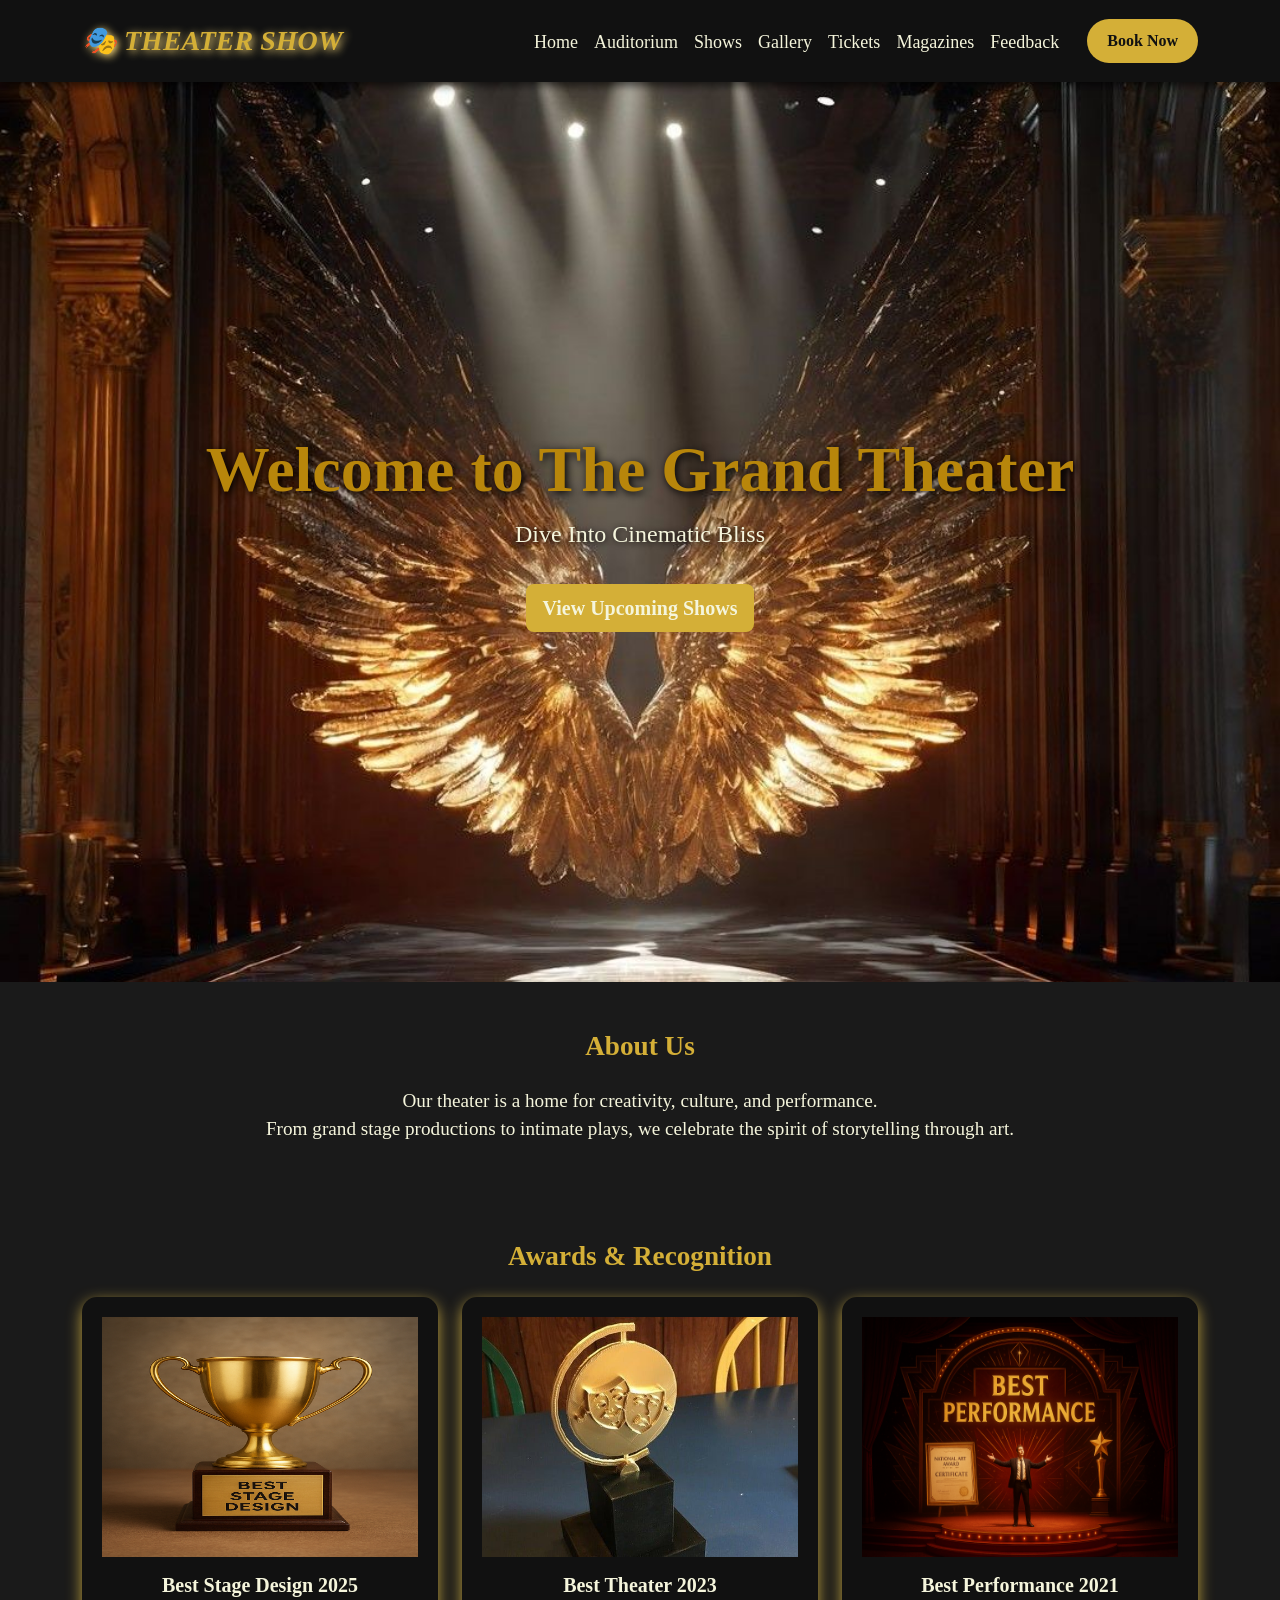
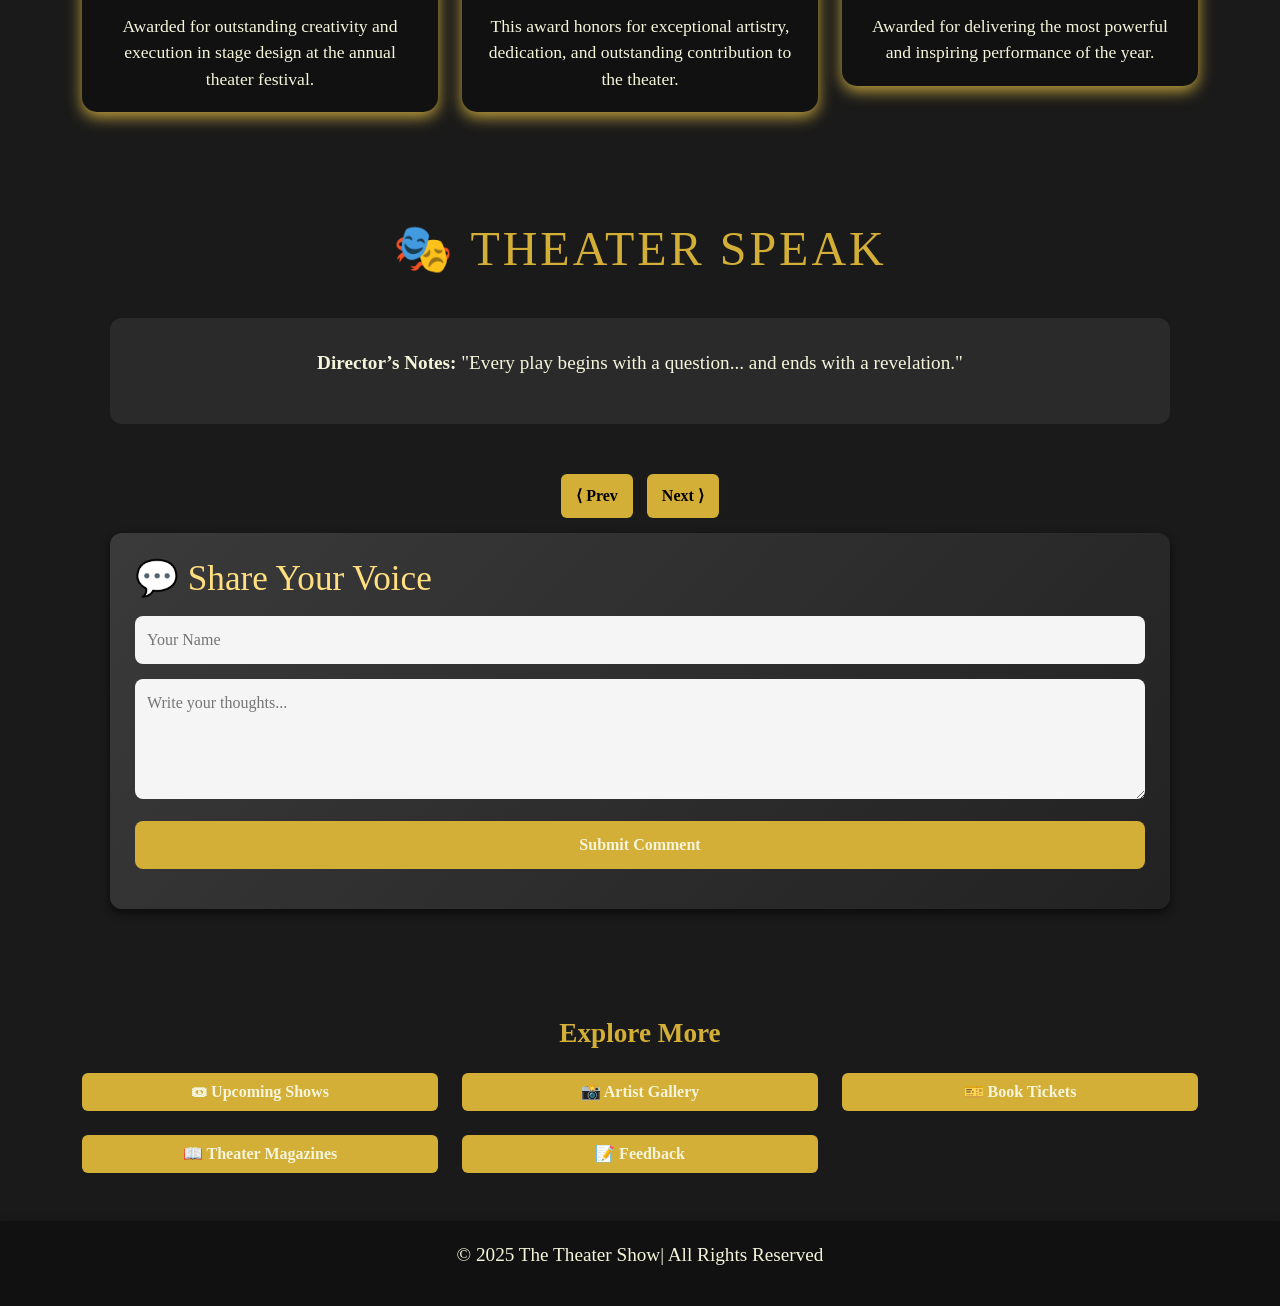
<file: index.html>
<!DOCTYPE html>
<html lang="en">
<head>
  <meta charset="UTF-8">
  <meta name="viewport" content="width=device-width, initial-scale=1.0">
  <title>Theater Home</title>
  <link rel="stylesheet" href="css/bootstrap.min.css">
  <link rel="stylesheet" href="css/styling.css">

</head>
<body>
  <!-- Navbar -->
  <nav class="navbar navbar-expand-lg navbar-dark  fixed-top">
    <div class="container">
      <a class="navbar-brand" href="index.html">🎭 Theater Show</a>
      <button class="navbar-toggler" type="button" data-bs-toggle="collapse" data-bs-target="#navbarNav">
        <span class="navbar-toggler-icon"></span>
      </button>
      <div class="collapse navbar-collapse" id="navbarNav">
        <ul class="navbar-nav ms-auto">
              <li class="nav-item"><a class="nav-link" href="index.html">Home</a></li>
          <li class="nav-item"><a class="nav-link" href="auditorium.html">Auditorium</a></li>
          <li class="nav-item"><a class="nav-link" href="shows.html">Shows</a></li>
          <li class="nav-item"><a class="nav-link" href="Gallery.html">Gallery</a></li>
          <li class="nav-item"><a class="nav-link" href="tickets.html">Tickets</a></li>
          <li class="nav-item"><a class="nav-link" href="magzines.html">Magazines</a></li>
          <li class="nav-item"><a class="nav-link" href="feedback.html">Feedback</a></li>
        </ul>
        <a href="#" class="ticket-btn" data-bs-toggle="modal" data-bs-target="#exampleModal">Book Now</a>
      </div>
    </div>
  </nav>



<!-- modal -->
<!-- Button trigger modal -->

<!-- Modal -->
<div class="modal fade" id="exampleModal" tabindex="-1" aria-labelledby="exampleModalLabel" aria-hidden="true">
  <div class="modal-dialog">
    <div class="modal-content">
      <div class="modal-header">
        <h1 class="modal-title fs-5" id="exampleModalLabel">Modal title</h1>
        <button type="button" class="btn-close" data-bs-dismiss="modal" aria-label="Close"></button>
      </div>
      <div class="modal-body">
       <form>
  <div class="mb-3">
    <label for="exampleInputEmail1" class="form-label1">Email address</label>
    <input type="email" class="form-control" id="exampleInputEmail1" aria-describedby="emailHelp">
    <div id="emailHelp" class="form-text">We'll never share your email with anyone else.</div>
  </div>
  <div class="mb-3">
    <label for="exampleInputPassword1" class="form-label1">Password</label>
    <input type="password" class="form-control" id="exampleInputPassword1">
  </div>
  <div class="mb-3 form-check">
    <input type="checkbox" class="form-check-input" id="exampleCheck1">
    <label class="form-check-label" for="exampleCheck1">Check me out</label>
  </div>
  <button type="submit" class="btn">Submit</button>
</form>
      </div>
      <div class="modal-footer">
        <button type="button" class="btn" data-bs-dismiss="modal">Close</button>
        <button type="button" class="btn">Save changes</button>
      </div>
    </div>
  </div>
</div>


<!-- modal  end -->


  <!-- Hero Section -->
  <section class="hero">
    <div>
      <h1>Welcome to The Grand Theater</h1>
      <p>Dive Into Cinematic Bliss</p>
      <a href="shows.html" class="btn btn-lg mt-3">View Upcoming Shows</a>
    </div>
  </section>

  <!-- About Section -->
  <section class="container my-5 text-center">
    <h2 class="mb-4">About Us</h2>
    <p>
      Our theater is a home for creativity, culture, and performance.<br> From grand stage productions to intimate plays,
      we celebrate the spirit of storytelling through art.
    </p>
  </section>

  <!-- Awards Section -->
  <section class="py-5">
    <div class="container text-center">
      <h2 class="mb-4">Awards & Recognition</h2>
      <div class="row g-4">
       <div class="col-md-4">
        <div class="carda award-card">
          <img src="images/awrad1.png" class="card-img-top award-img">
          <div class="card-body">
            <h5 class="card-title my-3">Best Stage Design 2025</h5>
            <p class="card-text " >Awarded for outstanding creativity and execution in stage design at the annual theater festival.</p>
          </div>
        </div>
      </div>
      
        <div class="col-md-4">
        <div class="carda award-card">
          <img src="images/award3.jpg" class="card-img-top award-img" >
          <div class="card-body">
            <h5  class="card-title my-3" >Best Theater 2023</h5>
              <p   class="card-text " >This award honors for exceptional artistry, dedication, and outstanding contribution to the theater.  </p>
          </div>
        </div>
      </div>

        <div class="col-md-4">
        <div class="carda award-card">
          <img src="images/award2.png" class="card-img-top award-img" >
          <div class="card-body">
             <h5  class="card-title my-3">Best Performance 2021</h5>
              <p   class="card-text " >Awarded for delivering the most powerful and inspiring performance of the year.
              </p>
          </div>
        </div>
      </div>
       
      </div>
    </div>
  </section>


  <!-- theaher speak -->



  <section class="theater-speak">
    <h1>🎭 Theater Speak</h1>

    <!-- Carousel -->
    <div class="carousel">
      <div class="carousel-slide active">
        <p><b>Director’s Notes:</b> "Every play begins with a question... and ends with a revelation."</p>
      </div>
      <div class="carousel-slide">
        <p><b>Actor’s Voice:</b> "Before stepping on stage, I whisper the first line... it unlocks another world."</p>
      </div>
      <div class="carousel-slide">
        <p><b>Audience Speak:</b> "The performance was breathtaking. I laughed, I cried, and left with goosebumps."</p>
      </div>
      <div class="carousel-slide">
        <p><b>Theater Lingo:</b> <i>Stage Left</i> means the actor’s left when facing the audience.</p>
      </div>
    </div>

    <!-- Carousel Controls -->
    <div class="carousel-controls">
      <button onclick="prevSlide()">⟨ Prev</button>
      <button onclick="nextSlide()">Next ⟩</button>
    </div>

    <!-- Audience Comment Form -->
    <div class="audience-form">
      <h2>💬 Share Your Voice</h2>
      <form>
        <input type="text" placeholder="Your Name" required>
        <textarea rows="4" placeholder="Write your thoughts..." required></textarea>
        <button class="btn" type="submit">Submit Comment</button>
      </form>
    </div>
  </section>




  <!-- Quick Links Section -->
  <section class="container  my-5 text-center" >
    <h2 class="mb-4">Explore More</h2>
    <div class="row g-4">
      <div class="col-md-4"><a href="shows.html" class="btn  w-100">🎟 Upcoming Shows</a></div>
      <div class="col-md-4"><a href="gallery.html" class="btn w-100">📸 Artist Gallery</a></div>
      <div class="col-md-4"><a href="tickets.html" class="btn  w-100">🎫 Book Tickets</a></div>
      <div class="col-md-4"><a href="magazines.html" class="btn  w-100">📖 Theater Magazines</a></div>
      <div class="col-md-4"><a href="feedback.html" class="btn  w-100">📝 Feedback</a></div>
    </div>
  </section>

  <!-- Footer -->
  <footer>
    <p>© 2025 The Theater Show| All Rights Reserved</p>
  </footer>

  <script src="js/bootstrap.bundle.js"></script>
  <script src="js/script.js"></script>
</body>
</html>
</file>
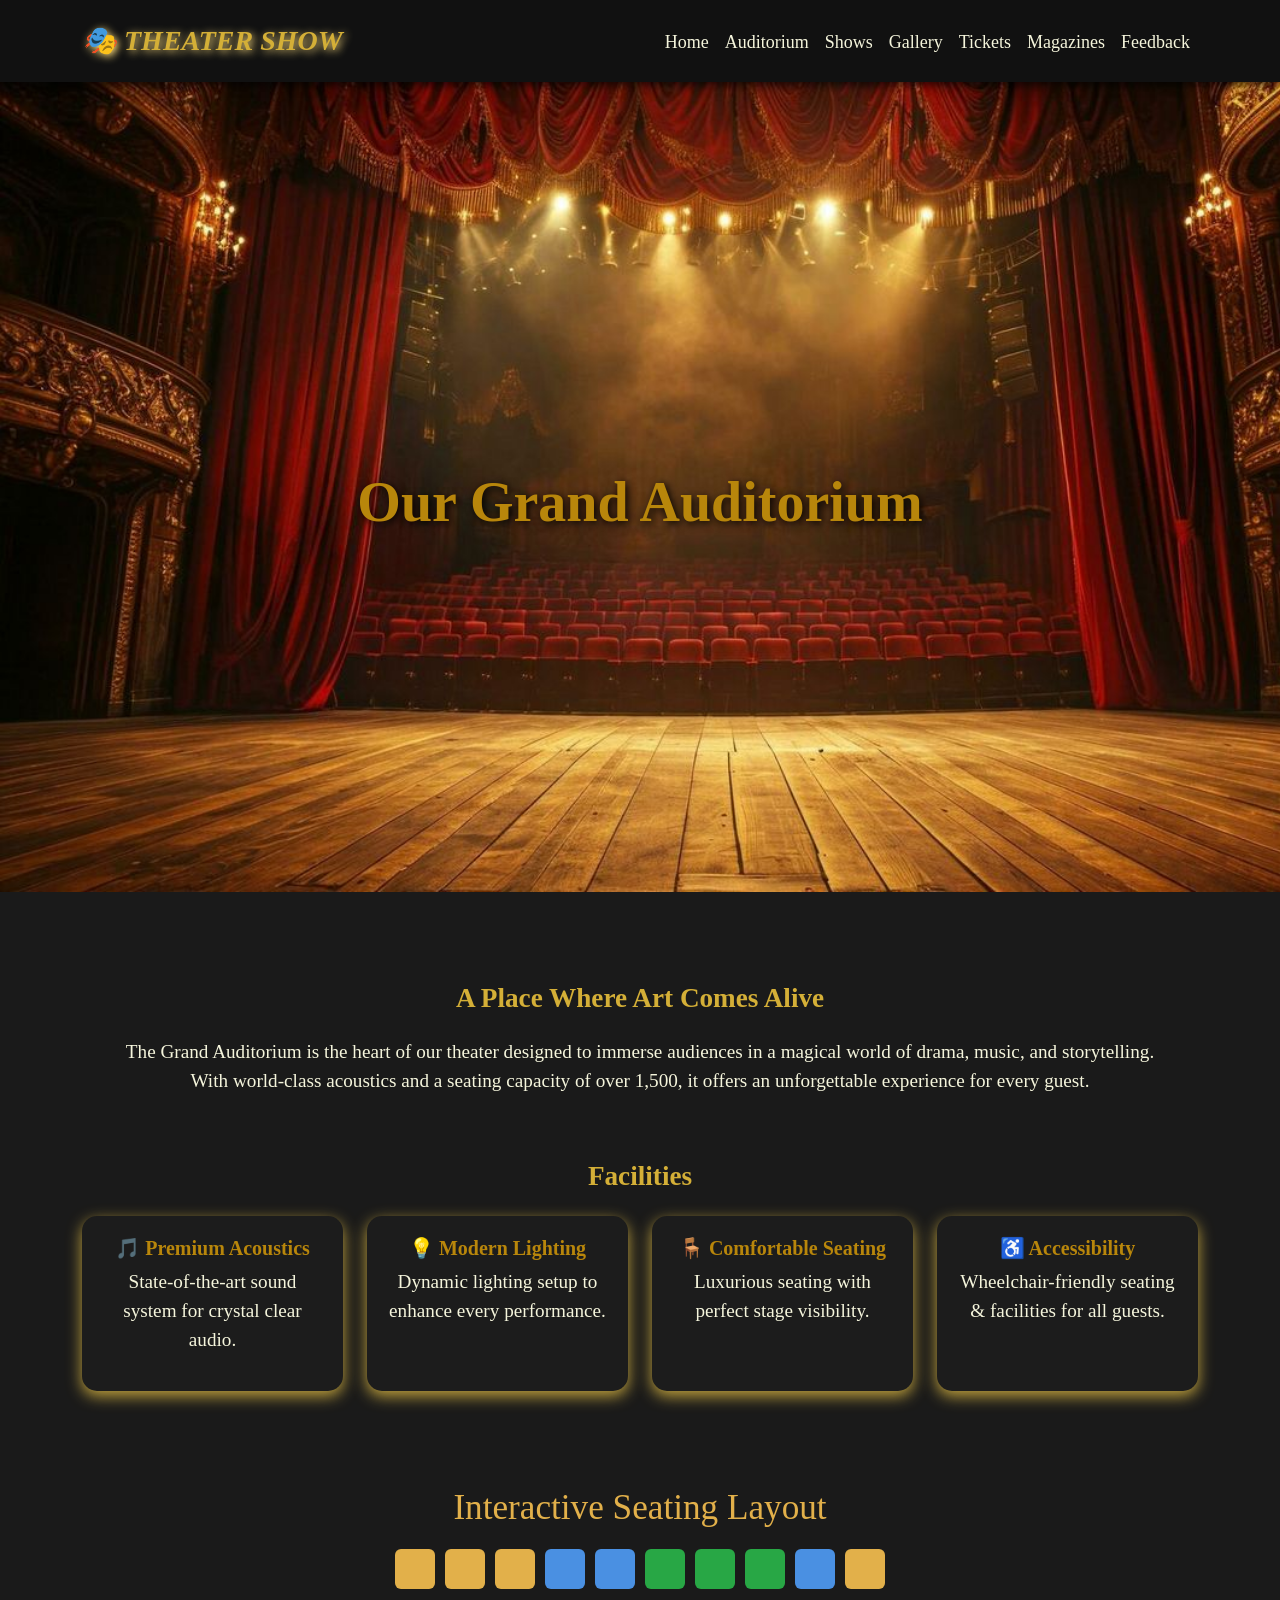
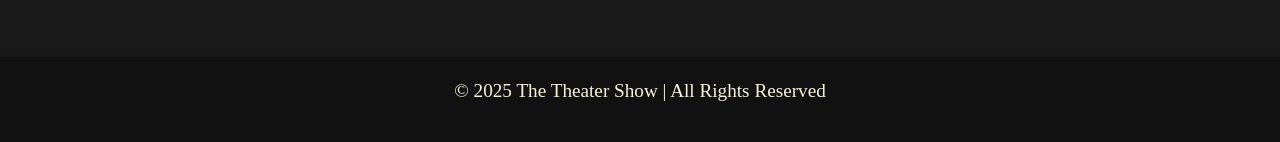
<file: auditorium.html>
<!DOCTYPE html>
<html lang="en">
<head>
  <meta charset="UTF-8">
  <meta name="viewport" content="width=device-width, initial-scale=1.0">
  <title>Auditorium - Grand Theater</title>
  <link href="css/bootstrap.min.css" rel="stylesheet">
  <link rel="stylesheet" href="css/styling.css">

  
</head>
<body>
  <!-- Navbar -->
   <nav class="navbar navbar-expand-lg navbar-dark  fixed-top">
    <div class="container">
      <a class="navbar-brand" href="index.html">🎭 Theater Show</a>
      <button class="navbar-toggler" type="button" data-bs-toggle="collapse" data-bs-target="#navbarNav">
        <span class="navbar-toggler-icon"></span>
      </button>
      <div class="collapse navbar-collapse" id="navbarNav">
        <ul class="navbar-nav ms-auto">
              <li class="nav-item"><a class="nav-link" href="index.html">Home</a></li>
          <li class="nav-item"><a class="nav-link" href="auditorium.html">Auditorium</a></li>
          <li class="nav-item"><a class="nav-link" href="shows.html">Shows</a></li>
          <li class="nav-item"><a class="nav-link" href="Gallery.html">Gallery</a></li>
          <li class="nav-item"><a class="nav-link" href="tickets.html">Tickets</a></li>
          <li class="nav-item"><a class="nav-link" href="magzines.html">Magazines</a></li>
          <li class="nav-item"><a class="nav-link" href="feedback.html">Feedback</a></li>
        </ul>
      </div>
    </div>
  </nav>

  <!-- Hero Section -->
   <section id="main">
    <div>
      <h1  class="text" >Our Grand Auditorium</h1>
    </div>
  </section> 

  <!-- About Auditorium -->
  <section class="container1  text-center ">
    <h2 class="mb-4">A Place Where Art Comes Alive</h2>
    <p>
      The Grand Auditorium is the heart of our theater  designed to immerse audiences in a magical world of drama,
      music, and storytelling.<br> With world-class acoustics and a seating capacity of over 1,500, it offers an
      unforgettable experience for every guest.
    </p>
  </section> 

  <!-- Facilities Section -->
  <section class=" py-5 ">
    <div class="container text-center">
      <h2 class="mb-4">Facilities</h2>
      <div class="row g-4">
        <div class="col-md-3">
          <div class="card1  h-100">
            <div class="card-body">
              <h5>🎵 Premium Acoustics</h5>
              <p>State-of-the-art sound system for crystal clear audio.</p>
            </div>
          </div>
        </div>
        <div class="col-md-3">
          <div class="card1  h-100">
            <div class="card-body">
              <h5>💡 Modern Lighting</h5>
              <p>Dynamic lighting setup to enhance every performance.</p>
            </div>
          </div>
        </div>
        <div class="col-md-3">
          <div class="card1  h-100">
            <div class="card-body">
              <h5>🪑 Comfortable Seating</h5>
              <p>Luxurious seating with perfect stage visibility.</p>
            </div>
          </div>
        </div>
        <div class="col-md-3">
          <div class="card1  h-100">
            <div class="card-body">
              <h5>♿ Accessibility</h5>
              <p>Wheelchair-friendly seating & facilities for all guests.</p>
            </div>
          </div>
        </div>
      </div>
    </div>
  </section> 





<!-- Seating Layout Section -->
<section id="seating-layout" class="py-5  text-center">
   <h2>Interactive Seating Layout</h2>
  
  <div class="seating">
    <!-- Example seats -->
    <div class="seat vip" data-category="VIP" data-price="Rs. 2000"></div>
    <div class="seat vip" data-category="VIP" data-price="Rs. 2000"></div>
    <div class="seat vip" data-category="VIP" data-price="Rs. 2000"></div>
    <div class="seat balcony" data-category="Balcony" data-price="Rs. 1500"></div>
    <div class="seat balcony" data-category="Balcony" data-price="Rs. 1500"></div>
    <div class="seat stalls" data-category="Stalls" data]-price="Rs. 1000"></div>
    <div class="seat stalls" data-category="Stalls" data-price="Rs. 1000"></div>
    <div class="seat stalls " data-category="Stalls" data-price="Rs. 1000"></div>
    <div class="seat balcony" data-category="Balcony" data-price="Rs. 1500"></div>
    <div class="seat vip" data-category="VIP" data-price="Rs. 2000"></div>
  </div>

  <div class="tooltip" id="tooltip"></div>

</section>





  <!-- Footer -->
  <footer>
    <p>© 2025  The Theater Show | All Rights Reserved</p>
  </footer>

  <script src="js/bootstrap.bundle.js"></script>
  <script src="js/script.js"></script>
</body>
</html>
</file>
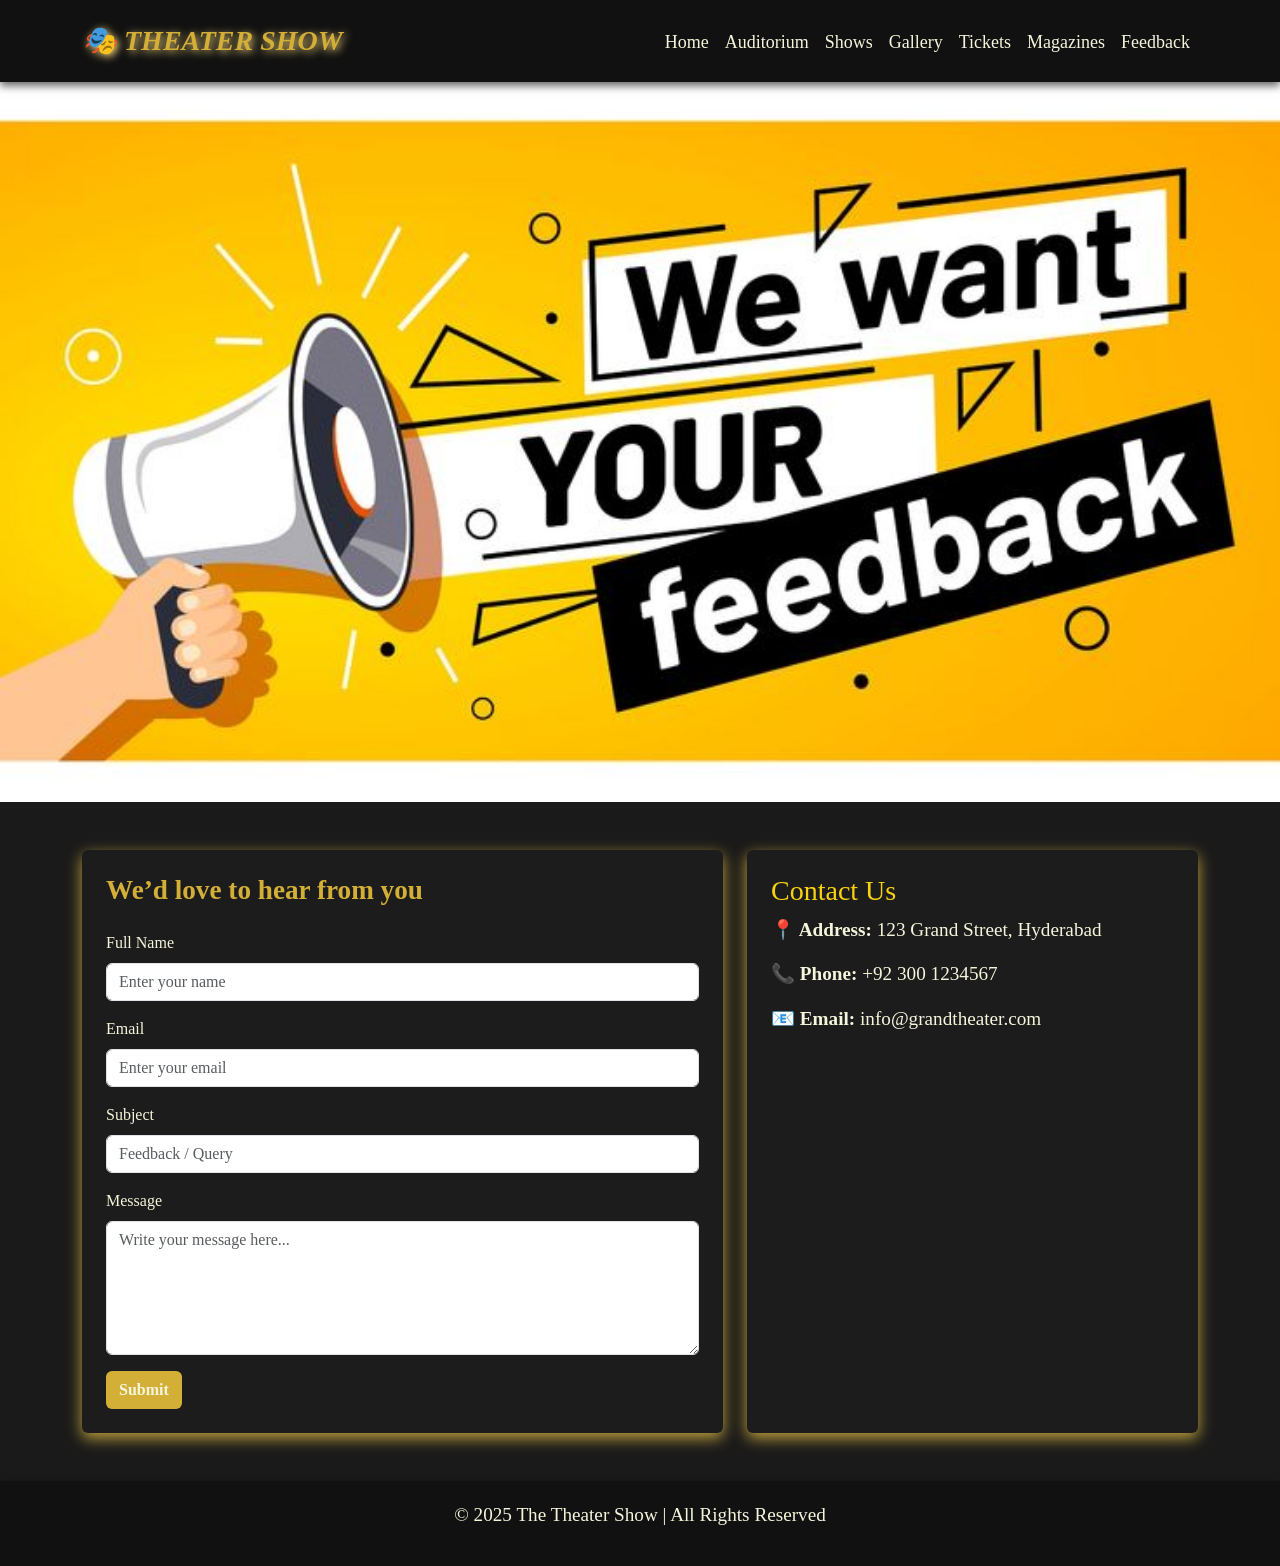
<file: feedback.html>
<!DOCTYPE html>
<html lang="en">

<head>
  <meta charset="UTF-8">
  <meta name="viewport" content="width=device-width, initial-scale=1.0">
  <title>Feedback & Queries - Grand Theater</title>
  <link rel="stylesheet" href="css/bootstrap.min.css">
  <link rel="stylesheet" href="css/styling.css">

  <!-- <style>
    body {
      font-family: 'Georgia', serif;
    }
    .queries {
      background: url('https://images.unsplash.com/photo-1523580846011-d3a5bc25702b') no-repeat center center/cover;
      height: 40vh;
      display: flex;
      justify-content: center;
      align-items: center;
      text-align: center;
      color: white;
    }
    .queries h1 {
      font-size: 3rem;
      font-weight: bold;
      text-shadow: 2px 2px 6px black;
    }
    .feed{
      box-shadow: 0 5px 15px #c2a33d;
      background:#1c1c1c;
    }
    .contact-box {
      background: #f8f9fa;
      padding: 30px;
      border-radius: 10px;
    }
    footer {
      background: #111;
      color: white;
      padding: 20px 0;
      text-align: center;
    }
  </style> -->
</head>

<body>
  <!-- Navbar -->
  <nav class="navbar navbar-expand-lg navbar-dark  fixed-top">
    <div class="container">
      <a class="navbar-brand" href="index.html">🎭 Theater Show</a>
      <button class="navbar-toggler" type="button" data-bs-toggle="collapse" data-bs-target="#navbarNav">
        <span class="navbar-toggler-icon"></span>
      </button>
      <div class="collapse navbar-collapse" id="navbarNav">
        <ul class="navbar-nav ms-auto">
          <li class="nav-item"><a class="nav-link" href="index.html">Home</a></li>
          <li class="nav-item"><a class="nav-link" href="auditorium.html">Auditorium</a></li>
          <li class="nav-item"><a class="nav-link" href="shows.html">Shows</a></li>
          <li class="nav-item"><a class="nav-link" href="Gallery.html">Gallery</a></li>
          <li class="nav-item"><a class="nav-link" href="tickets.html">Tickets</a></li>
          <li class="nav-item"><a class="nav-link" href="magzines.html">Magazines</a></li>
          <li class="nav-item"><a class="nav-link" href="feedback.html">Feedback</a></li>
        </ul>
      </div>
    </div>
  </nav>

  <!-- Hero Section -->
  <section class="queries">

  </section>

  <!-- Feedback Form + Contact Info -->
  <section class="container my-5">
    <div class="row g-4">
      <!-- Feedback Form -->
      <div class="col-md-7">
        <div class="feed p-4 rounded ">
          <h2 class="mb-4">We’d love to hear from you</h2>
          <form>
            <div class="mb-3">
              <label class="form-label">Full Name</label>
              <input type="text" class="form-control" placeholder="Enter your name" required>
            </div>
            <div class="mb-3">
              <label class="form-label">Email</label>
              <input type="email" class="form-control" placeholder="Enter your email" required>
            </div>
            <div class="mb-3">
              <label class="form-label">Subject</label>
              <input type="text" class="form-control" placeholder="Feedback / Query" required>
            </div>
            <div class="mb-3">
              <label class="form-label">Message</label>
              <textarea class="form-control" rows="5" placeholder="Write your message here..." required></textarea>
            </div>
            <button type="submit" class="btn">Submit</button>
          </form>
        </div>
      </div>

      <!-- Contact Info -->
      <div class="col-md-5">
        <div class="contact-box rounded  p-4">
          <h3 class="Contact">Contact Us</h3>
          <p><strong>📍 Address:</strong> 123 Grand Street, Hyderabad</p>
          <p><strong>📞 Phone:</strong> +92 300 1234567</p>
          <p><strong>📧 Email:</strong> info@grandtheater.com</p>
          <hr>
          <iframe
            src="https://www.google.com/maps/embed?pb=!1m18!1m12!1m3!1d3620.265089135128!2d67.07275981500239!3d24.86073428405464!2m3!1f0!2f0!3f0!3m2!1i1024!2i768!4f13.1!3m3!1m2!1s0x3eb33e3be9e92a0b%3A0xb43c5f8d0ff8a77b!2sHyderabad%2C%20Pakistan!5e0!3m2!1sen!2s!4v1677677777777"
            width="100%" height="335" style="border:0;" allowfullscreen="" loading="fast"></iframe>
        </div>
      </div>
    </div>
  </section>

  <!-- Footer -->
  <footer>
    <p>© 2025 The Theater Show | All Rights Reserved</p>
  </footer>

  <script src="js/bootstrap.bundle.js"></script>
</body>

</html>
</file>
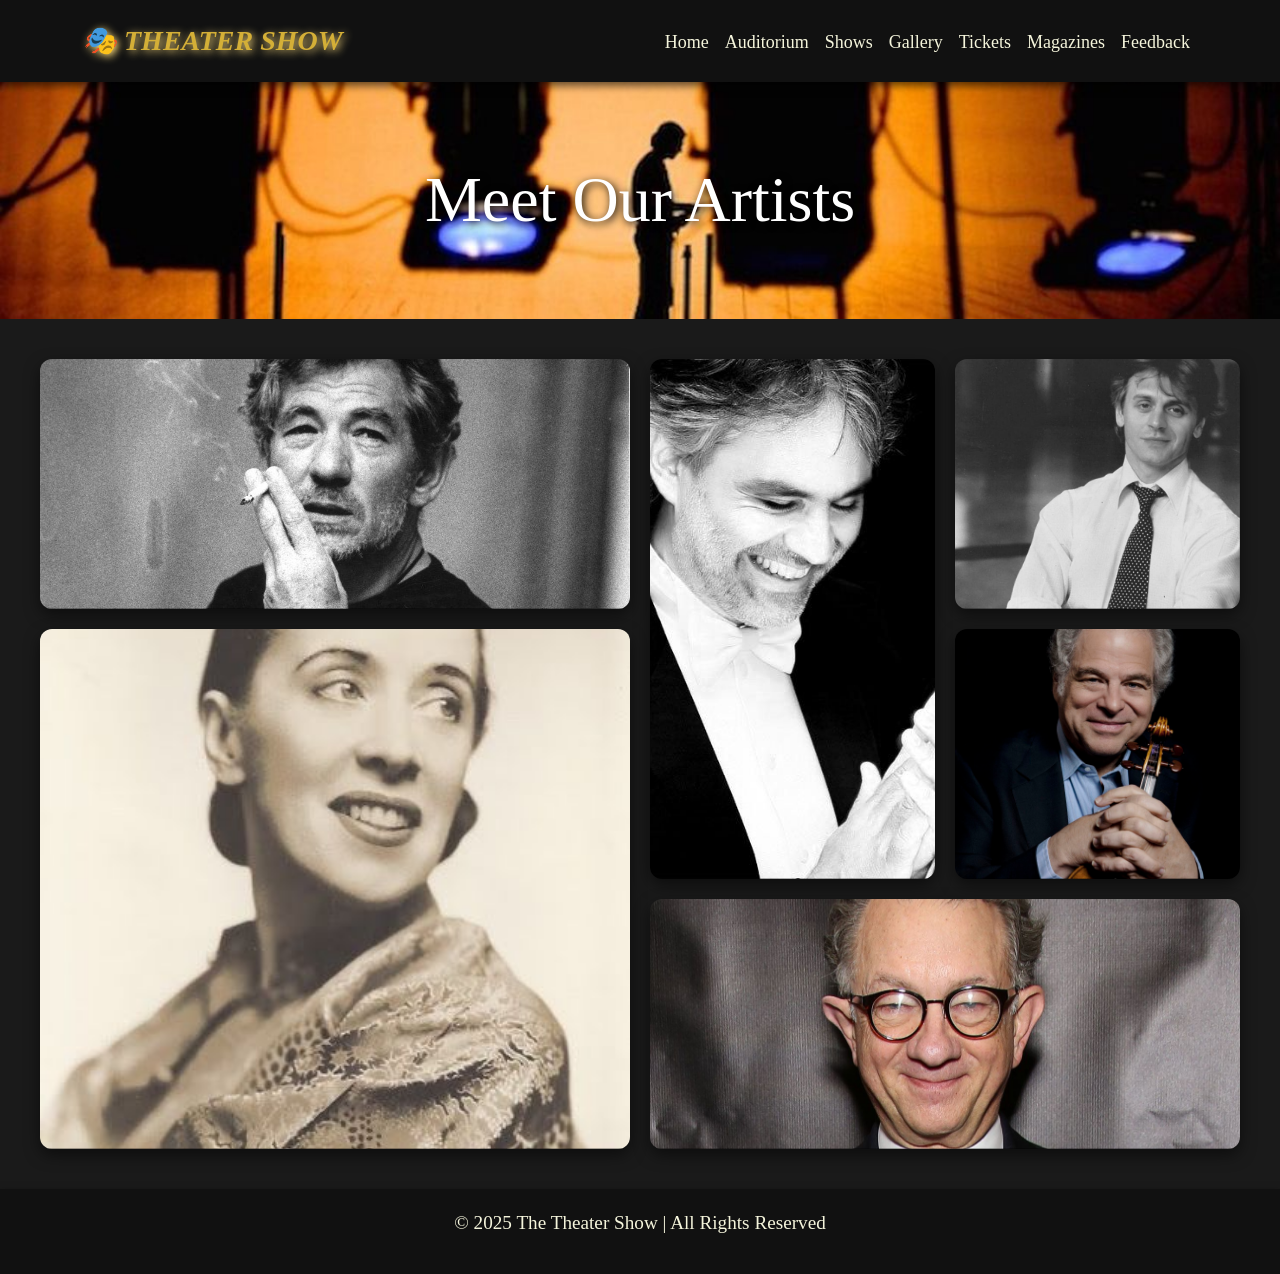
<file: Gallery.html>
<!DOCTYPE html>
<html lang="en">
<head>
  <meta charset="UTF-8">
  <meta name="viewport" content="width=device-width, initial-scale=1.0">
  <title>Artist Gallery | Theater</title>
  <link rel="stylesheet" href="css/bootstrap.min.css">
  <link rel="stylesheet" href="css/styling.css">

</head>
  <style>

  </style>
</head>
<body>
<!-- Navbar -->
  <nav class="navbar navbar-expand-lg navbar-dark  fixed-top">
    <div class="container">
      <a class="navbar-brand" href="index.html">🎭 Theater Show</a>
      <button class="navbar-toggler" type="button" data-bs-toggle="collapse" data-bs-target="#navbarNav">
        <span class="navbar-toggler-icon"></span>
      </button>
      <div class="collapse navbar-collapse" id="navbarNav">
        <ul class="navbar-nav ms-auto">
              <li class="nav-item"><a class="nav-link" href="index.html">Home</a></li>
          <li class="nav-item"><a class="nav-link" href="auditorium.html">Auditorium</a></li>
          <li class="nav-item"><a class="nav-link" href="shows.html">Shows</a></li>
          <li class="nav-item"><a class="nav-link" href="Gallery.html">Gallery</a></li>
          <li class="nav-item"><a class="nav-link" href="tickets.html">Tickets</a></li>
          <li class="nav-item"><a class="nav-link" href="magzines.html">Magazines</a></li>
          <li class="nav-item"><a class="nav-link" href="feedback.html">Feedback</a></li>
        </ul>
      </div>
    </div>
  </nav>

  <header>
    <h1>Meet Our Artists</h1>
  </header>

  <section class="gallery">
    <div class="artist-card wide" >
      <img src="./images/ian.jpg" alt="Actor" style="width: 100%; height: 630px;">
      <div class="artist-info">
        <h3>Ian McKellen</h3>
        <p>Shakespearean plays</p>
      </div>
    </div>

    <div class="artist-card tall">
      <img src="./images/andrea.jpg" alt="Actor">
      <div class="artist-info">
        <h3>Andrea Bocelli</h3>
        <p>Opera/Classical</p>
      </div>
    </div>

    <div class="artist-card">
      <img src="./images/mikhail.jpg" alt="Dancer">
      <div class="artist-info">
        <h3>Mikhail Baryshnikov</h3>
        <p>Ballet Dancer</p>
      </div>
    </div>

    <div class="artist-card big">
      <img src="./images/martha.jpg" alt="Singer">
      <div class="artist-info">
        <h3>Martha Graham</h3>
        <p>Modern Dance Pioneer</p>
      </div>
    </div>

    <div class="artist-card">
      <img src="./images/perlman.jpg" alt="Musician">
      <div class="artist-info">
        <h3>Itzhak Perlman</h3>
        <p>Violinist</p>
      </div>
    </div>

    <div class="artist-card wide">
      <img src="./images/william.jpg" alt="Performer">
      <div class="artist-info">
        <h3>William Ivey Long</h3>
        <p>Broadway costumes</p>
      </div>
    </div>

  </section>
  <!-- Footer -->
  <footer>
    <p>© 2025  The Theater Show | All Rights Reserved</p>
  </footer>
  <script src="js/bootstrap.bundle.js"></script>
    <script src="js/script.js"></script>
</body>
</html>
</file>
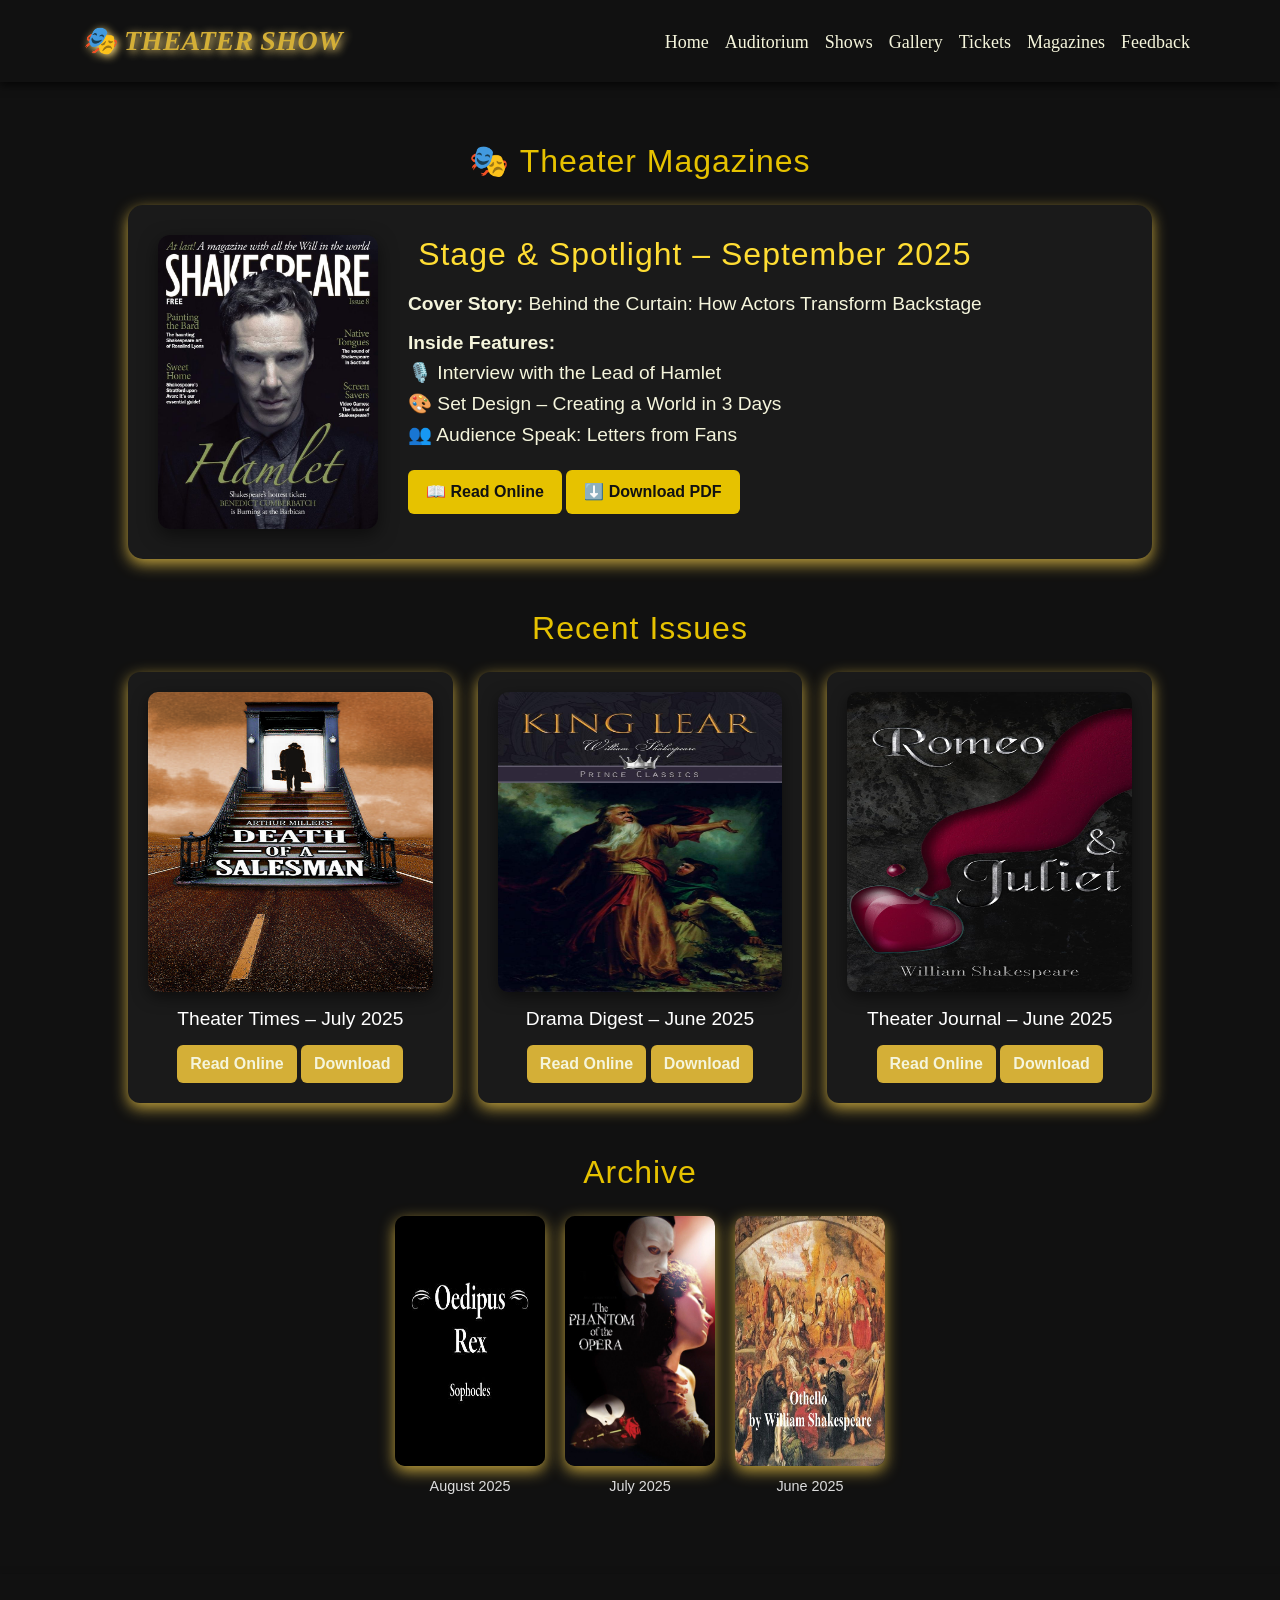
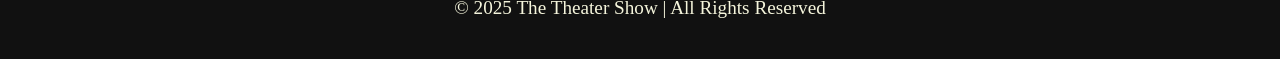
<file: magzines.html>
<!DOCTYPE html>
<html lang="en">
<head>
  <meta charset="UTF-8">
  <meta name="viewport" content="width=device-width, initial-scale=1.0">
  <title>Document</title>
  <link rel="stylesheet" href="css/bootstrap.min.css">
 <link rel="stylesheet" href="css/styling.css">
  
</head>
<body>
 <!-- Navbar -->
  <nav class="navbar navbar-expand-lg navbar-dark  fixed-top">
    <div class="container">
      <a class="navbar-brand" href="index.html">🎭 Theater Show</a>
      <button class="navbar-toggler" type="button" data-bs-toggle="collapse" data-bs-target="#navbarNav">
        <span class="navbar-toggler-icon"></span>
      </button>
      <div class="collapse navbar-collapse" id="navbarNav">
        <ul class="navbar-nav ms-auto">
              <li class="nav-item"><a class="nav-link" href="index.html">Home</a></li>
          <li class="nav-item"><a class="nav-link" href="auditorium.html">Auditorium</a></li>
          <li class="nav-item"><a class="nav-link" href="shows.html">Shows</a></li>
          <li class="nav-item"><a class="nav-link" href="Gallery.html">Gallery</a></li>
          <li class="nav-item"><a class="nav-link" href="tickets.html">Tickets</a></li>
          <li class="nav-item"><a class="nav-link" href="magzines.html">Magazines</a></li>
          <li class="nav-item"><a class="nav-link" href="feedback.html">Feedback</a></li>
        </ul>
      </div>
    </div>
  </nav>







  <section class="magazines">
  <h1>🎭 Theater Magazines</h1>

  <!-- ⭐ Latest Issue -->
  <div class="latest-issue">
    <img src="./images/ham2.jpeg" alt="Magazine Cover September 2025">
    <div>
      <h2>Stage & Spotlight – September 2025</h2>
      <p><b>Cover Story:</b> Behind the Curtain: How Actors Transform Backstage</p>
      <p><b>Inside Features:</b><br>
        🎙️ Interview with the Lead of Hamlet<br>
        🎨 Set Design – Creating a World in 3 Days<br>
        👥 Audience Speak: Letters from Fans
      </p>
      <a href="./Magazines(PDF)/hamlet.pdf" target="_blank">📖 Read Online</a>
      <a href="./Magazines(PDF)/hamlet.pdf" download>⬇️ Download PDF</a>
    </div>
  </div>

  <!-- 📚 Magazine Grid -->
  <h2>Recent Issues</h2>
  <div class="magazine-grid">
    <div class="magazine">
      <img src="./images/salesman.jpg" alt="Magazine 1 Cover">
      <h3>Theater Times – July 2025</h3>
      <a href="./Magazines(PDF)/death.pdf" class="btn" target="_blank">Read Online</a>
      <a href="./Magazines(PDF)/death.pdf" class="btn" download>Download</a>
    </div>
    <div class="magazine">
      <img src="./images/lear1.jpg" alt="Magazine 2 Cover" >
      <h3>Drama Digest – June 2025</h3>
      <a href="./Magazines(PDF)/king.pdf" class="btn" target="_blank">Read Online</a>
      <a href="./Magazines(PDF)/hamlet.pdf" class="btn" download>Download</a>
    </div>
    <div class="magazine">
      <img src="./images/juliat123.jpg" alt="Magazine 3 Cover">
       <h3>Theater Journal – June 2025</h3>
      <a href="./Magazines(PDF)/romeo&juliet.pdf" class="btn" target="_blank">Read Online</a>
      <a href="./Magazines(PDF)/romeo&juliet.pdf" class="btn" download>Download</a>
    </div>
  </div>

  <!-- 🗂️ Archive -->
  <h2>Archive</h2>
  <div class="archive">
    <div >
      <img class="img1" src="./images/rex.jpg" alt="August Issue">
      <p>August 2025</p>
    </div>
    <div>
      <img    class="img1" src="./images/opra.jpg" alt="July Issue">
      <p>July 2025</p>
    </div>
    <div>
      <img class="img1" src="./images/othello.jpg" alt="June Issue">
      <p>June 2025</p>
    </div>
  </div>
</section>
 <!-- Footer -->
  <footer>
    <p>© 2025  The Theater Show | All Rights Reserved</p>
  </footer>

  <script src="js/bootstrap.bundle.js"></script>
  <script src="js/script.js"></script>

</body>
</html>
</file>
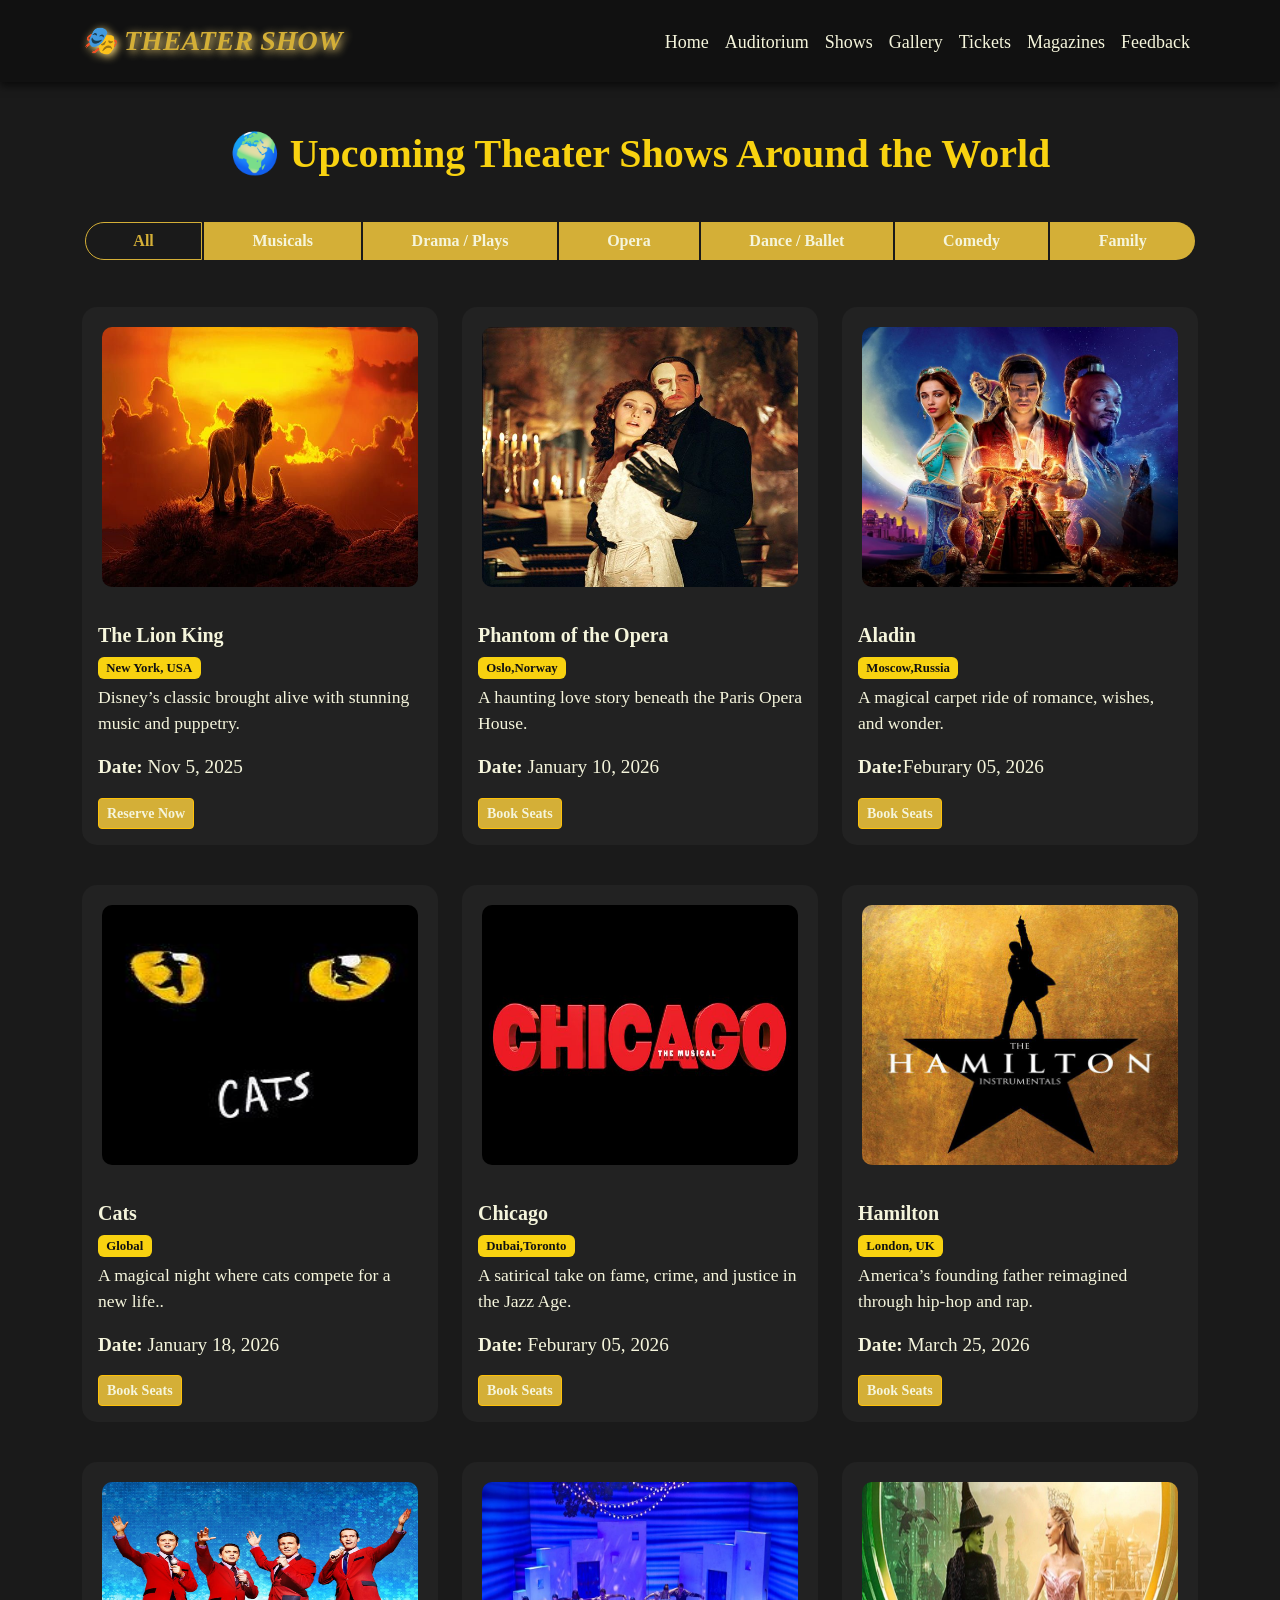
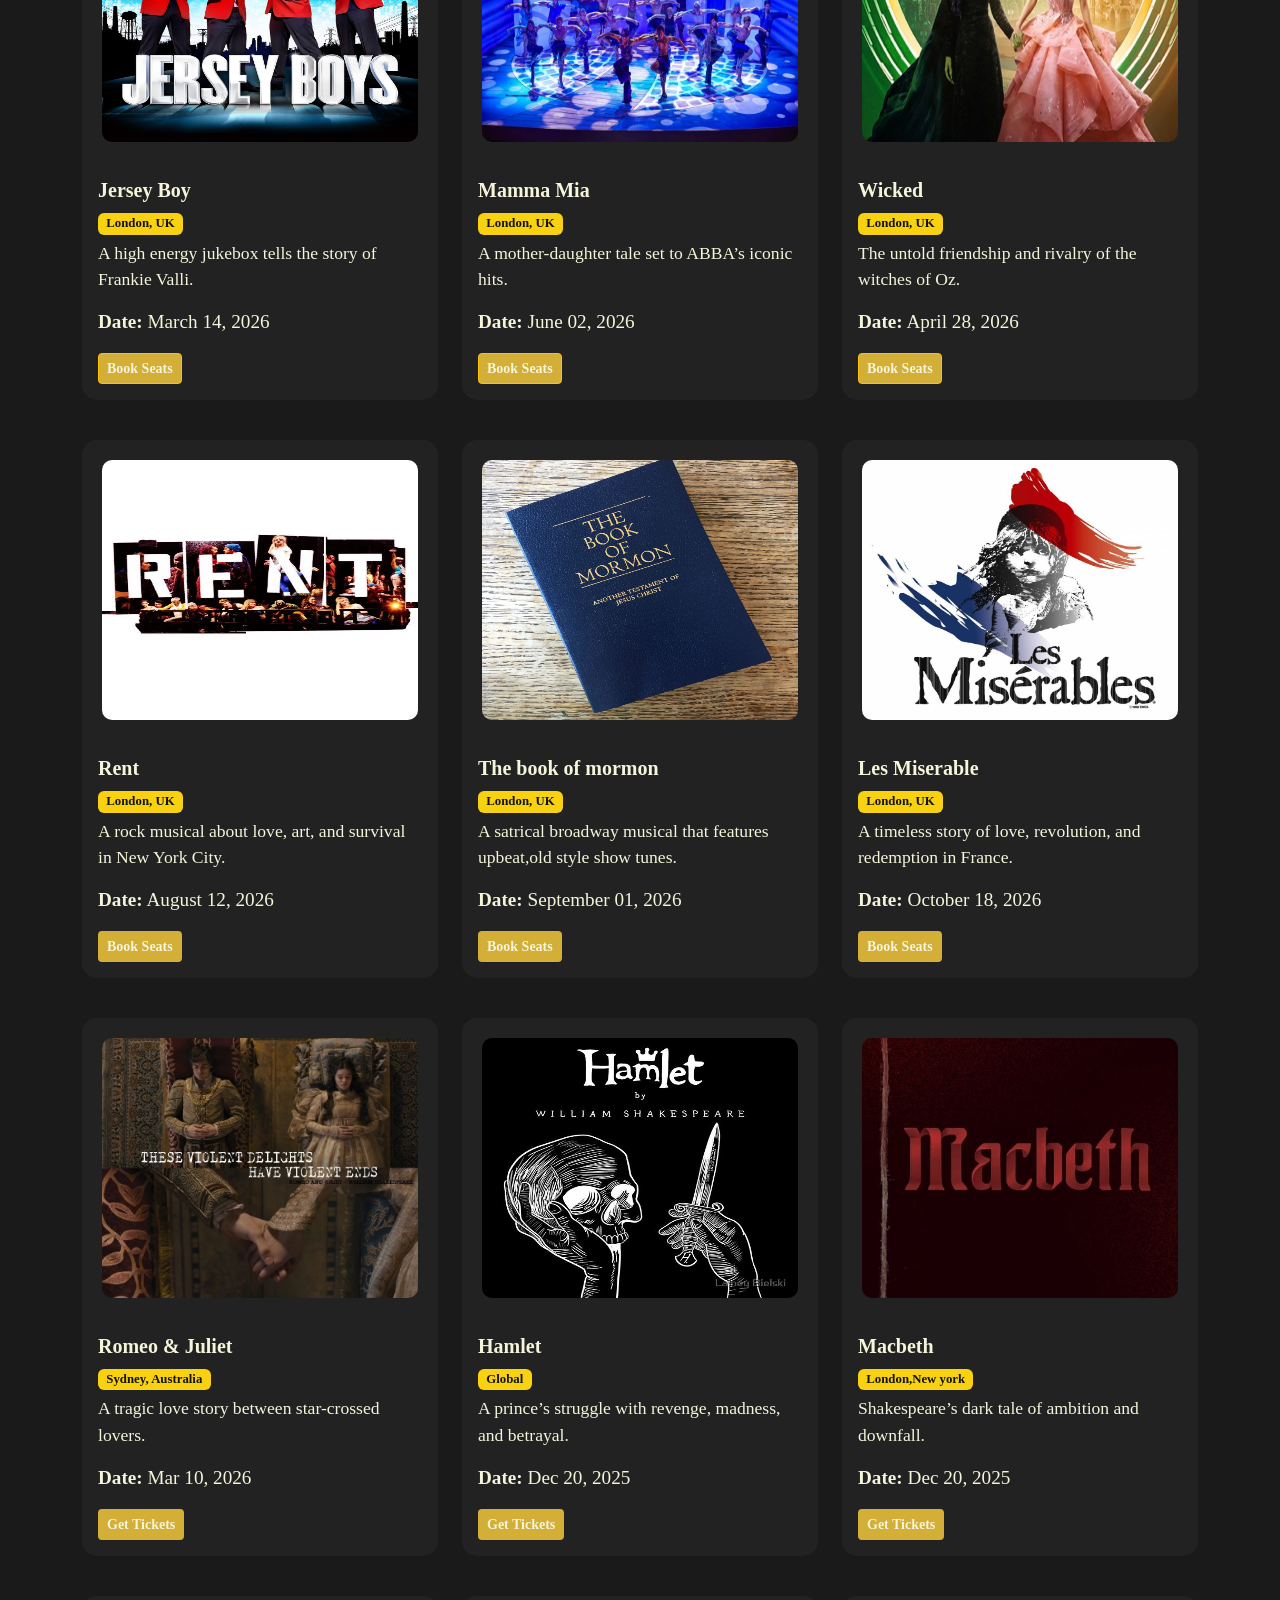
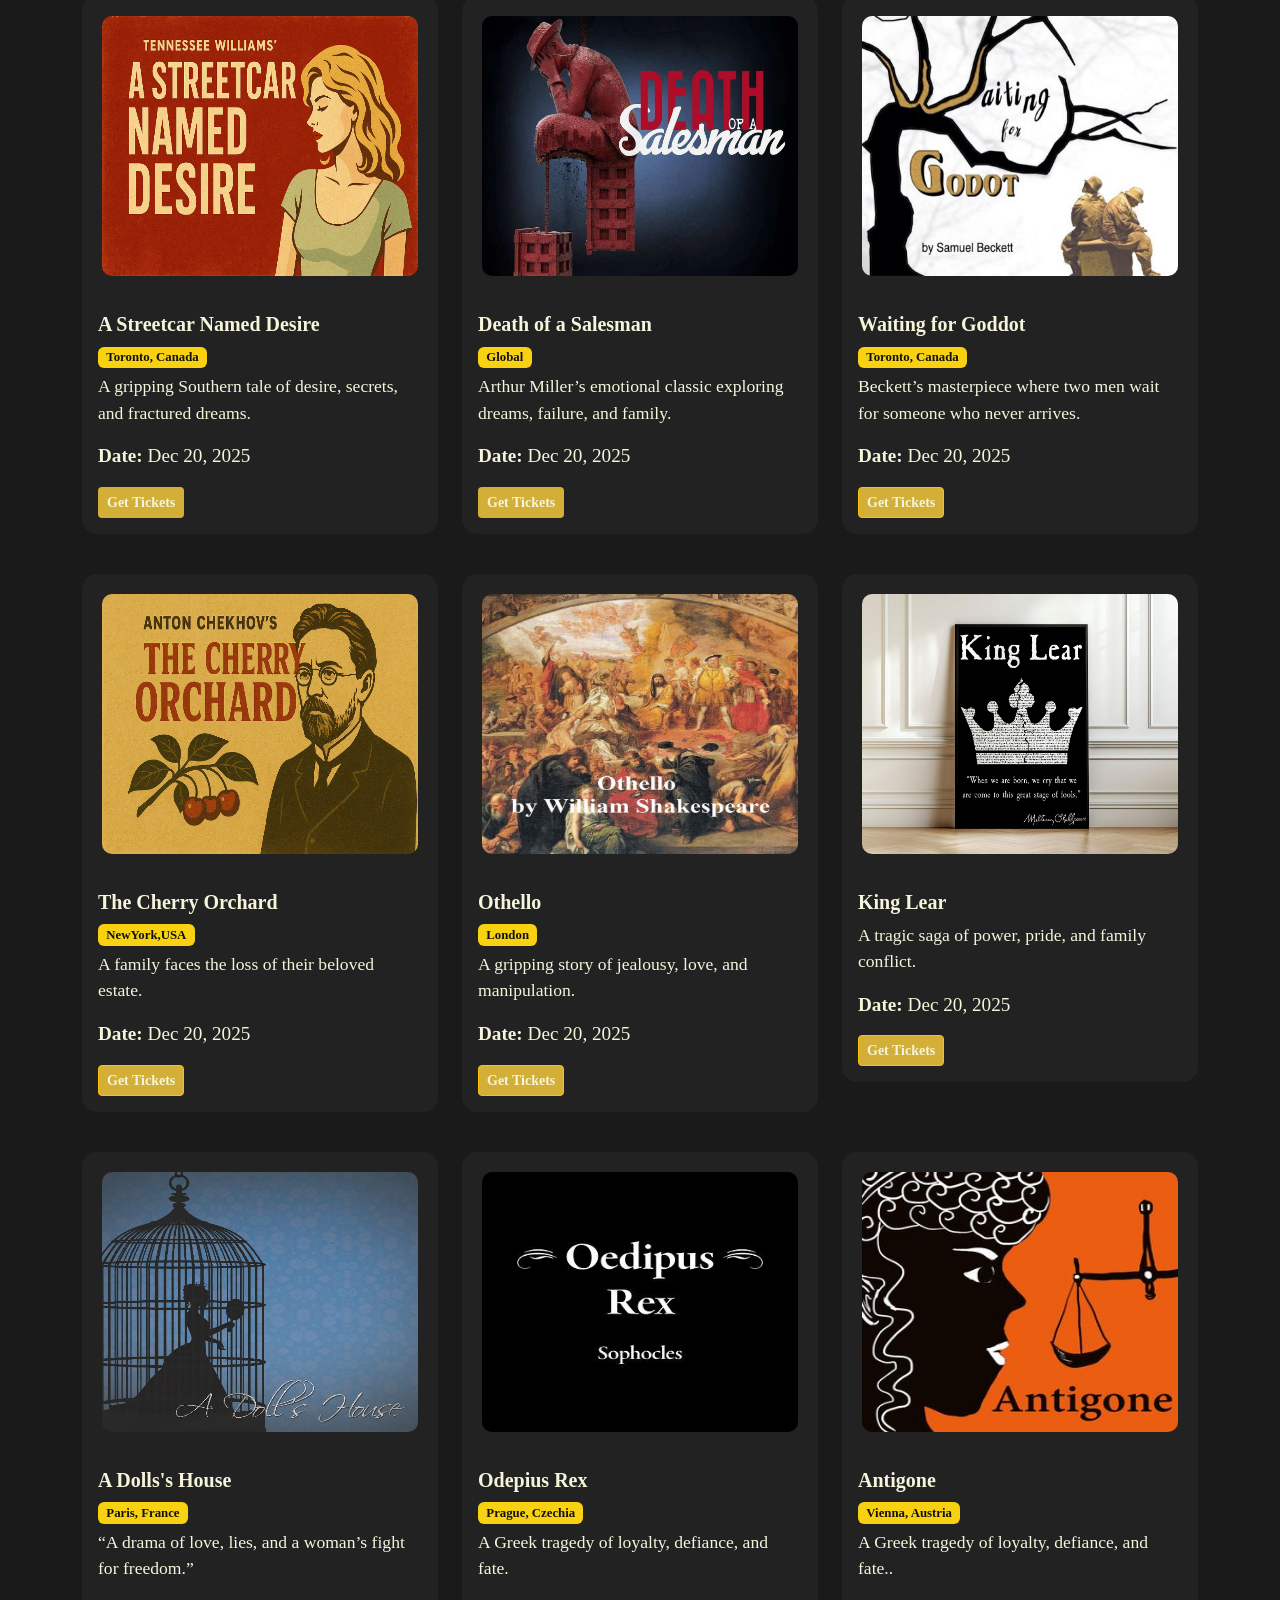
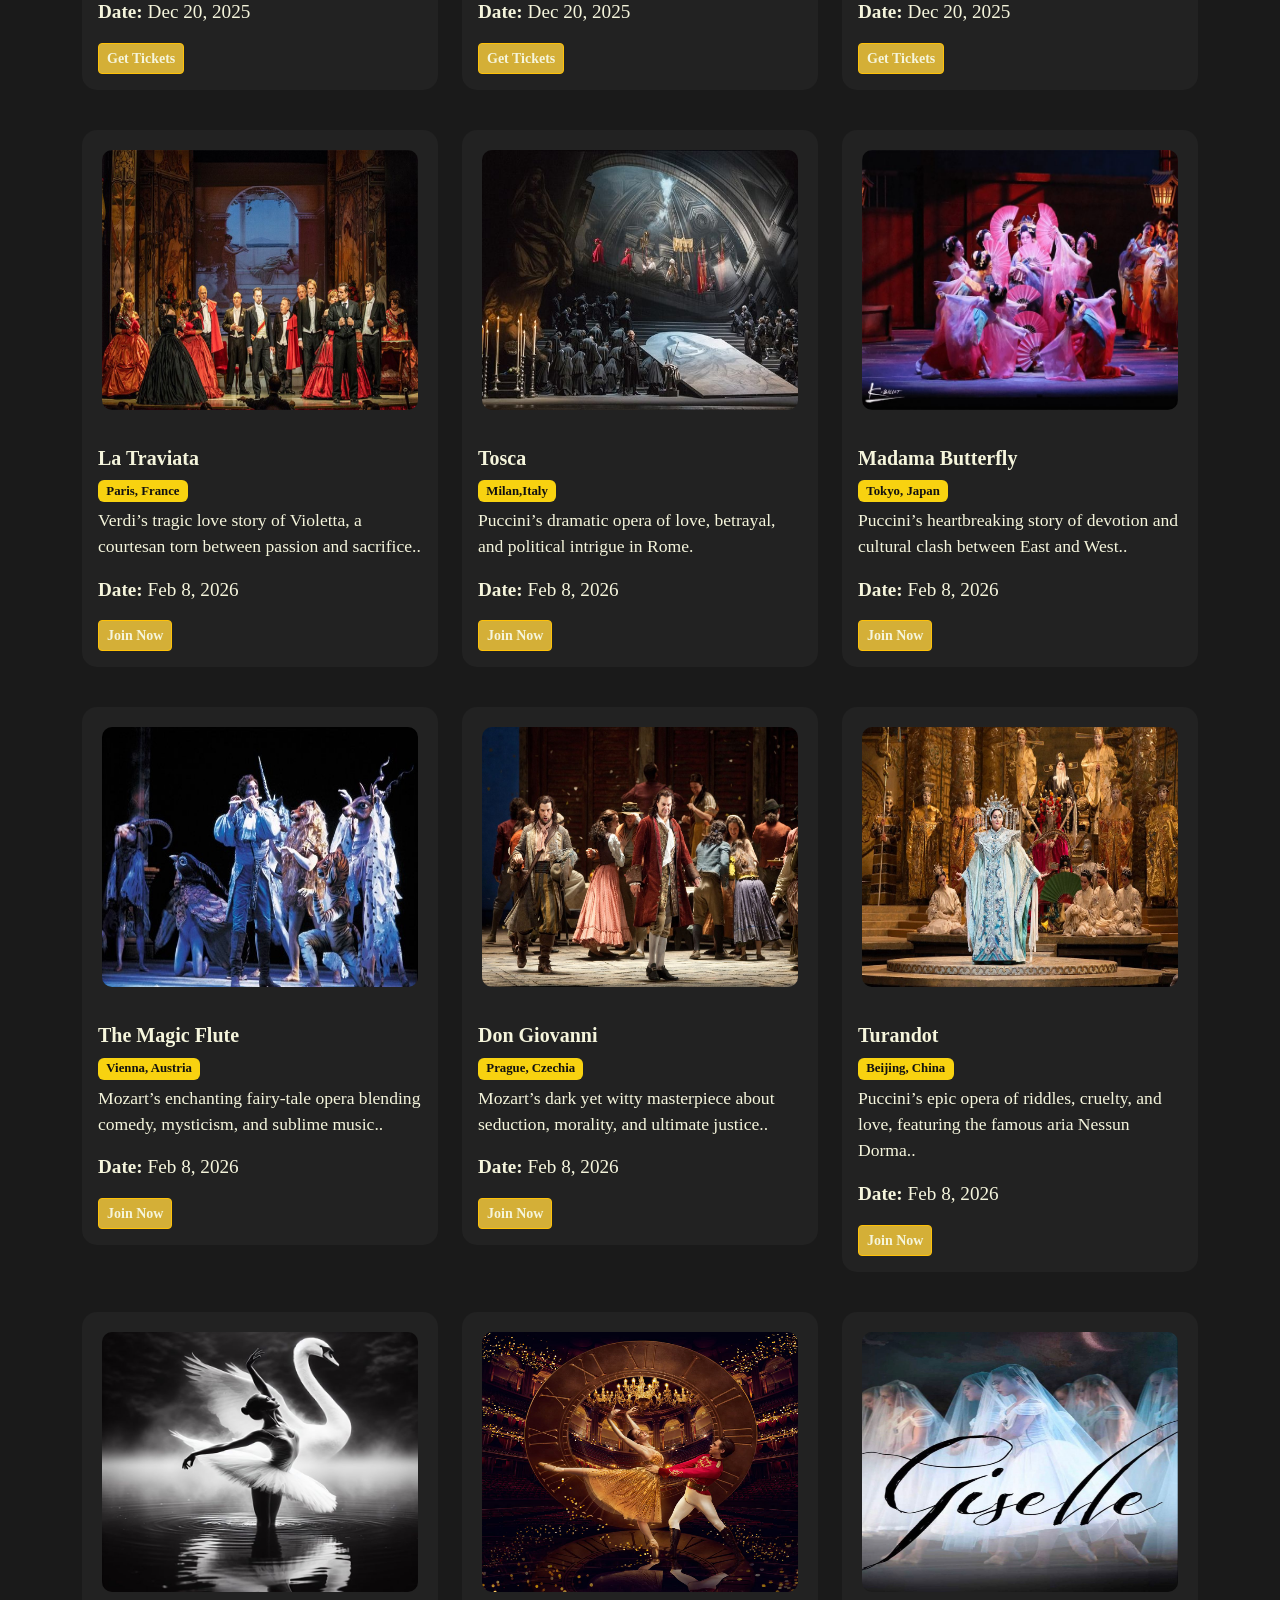
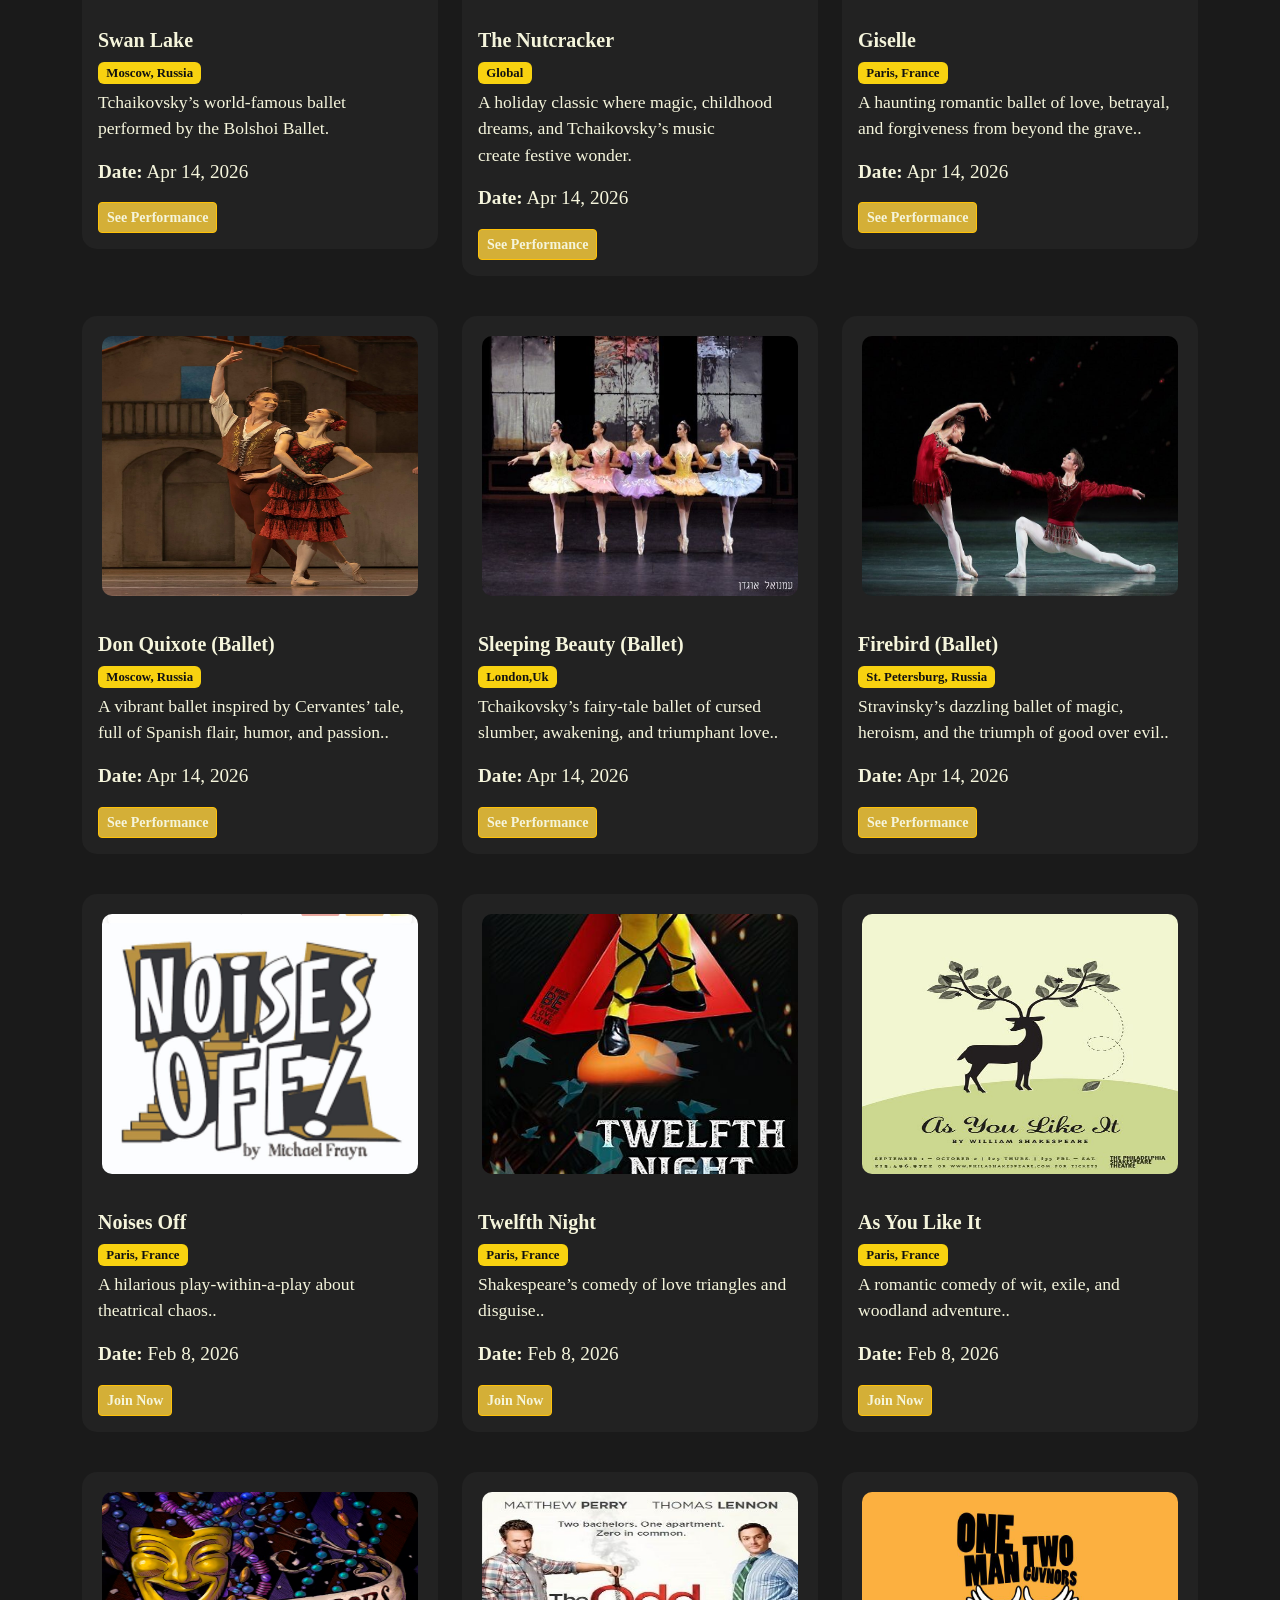
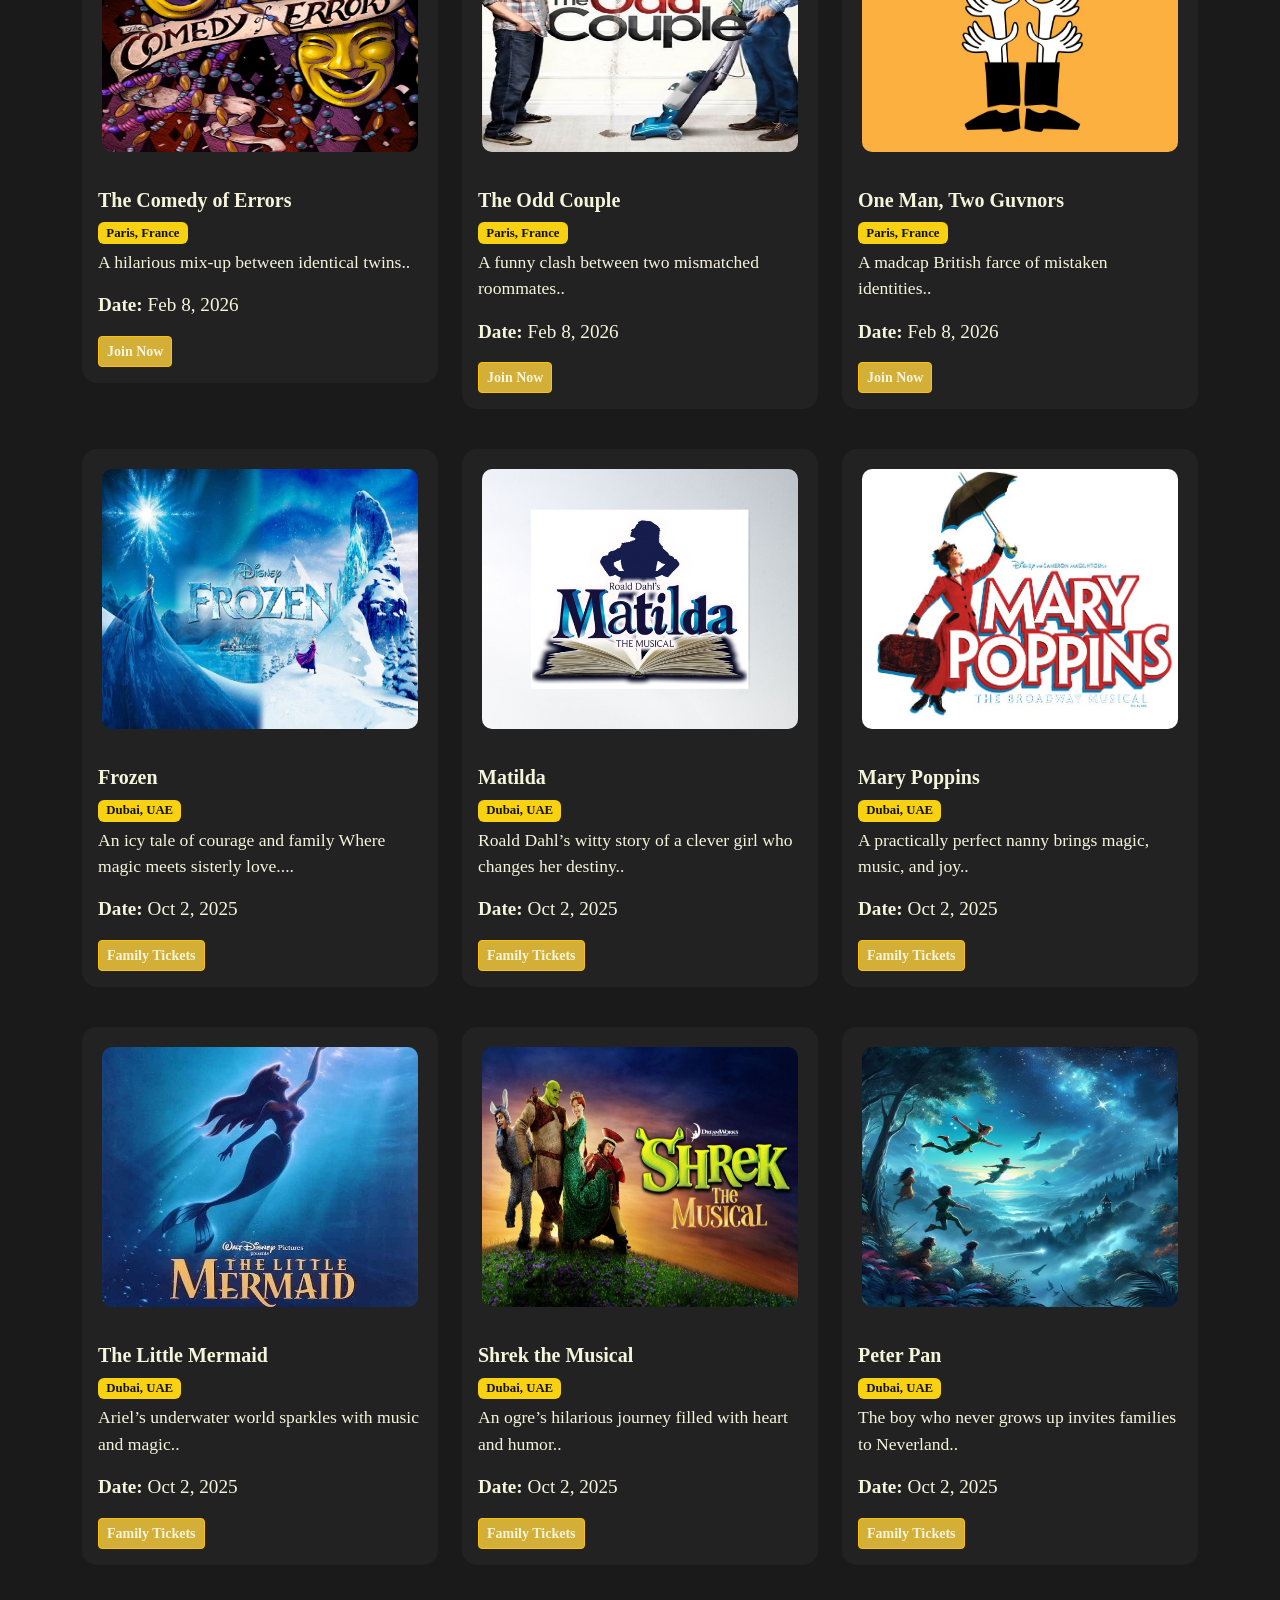
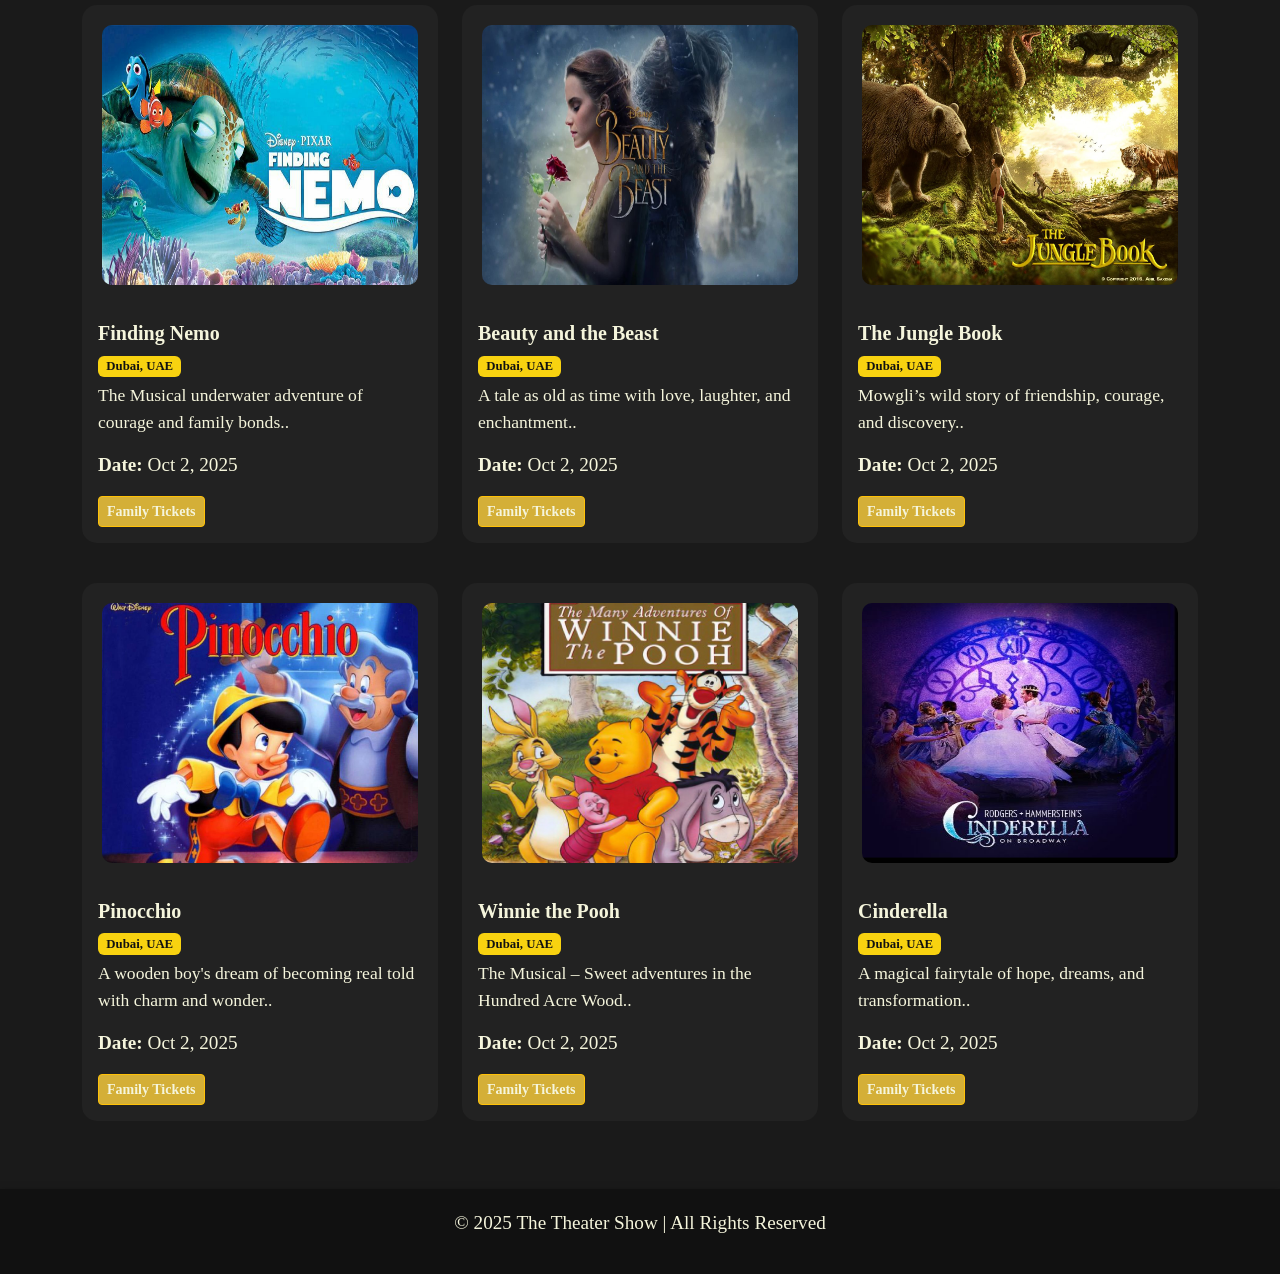
<file: shows.html>
<!DOCTYPE html>
<html lang="en">
<head>
  <meta charset="UTF-8">
  <meta name="viewport" content="width=device-width, initial-scale=1.0">
  <title>Upcoming Theater Shows</title>
  <link href="css/bootstrap.min.css" rel="stylesheet">
    <link href="css/styling.css" rel="stylesheet">
  
</head>
<body>


<nav class="navbar navbar-expand-lg navbar-dark  fixed-top">
    <div class="container">
      <a class="navbar-brand" href="index.html">🎭 Theater Show</a>
      <button class="navbar-toggler" type="button" data-bs-toggle="collapse" data-bs-target="#navbarNav">
        <span class="navbar-toggler-icon"></span>
      </button>
      <div class="collapse navbar-collapse" id="navbarNav">
        <ul class="navbar-nav ms-auto">
              <li class="nav-item"><a class="nav-link" href="index.html">Home</a></li>
          <li class="nav-item"><a class="nav-link" href="auditorium.html">Auditorium</a></li>
          <li class="nav-item"><a class="nav-link" href="shows.html">Shows</a></li>
          <li class="nav-item"><a class="nav-link" href="Gallery.html">Gallery</a></li>
          <li class="nav-item"><a class="nav-link" href="tickets.html">Tickets</a></li>
          <li class="nav-item"><a class="nav-link" href="magzines.html">Magazines</a></li>
          <li class="nav-item"><a class="nav-link" href="feedback.html">Feedback</a></li>
        </ul>
      </div>
    </div>
  </nav>



<div class="container  py-5">
  <div class="row">
<div class="col-md-12">

  <h2 class="section-title">🌍 Upcoming Theater Shows Around the World</h2>
  
    <!-- Categories -->
    <div class="text-center mb-4">
      <div class="btn-group flex-wrap w-100 " role="group">
      <button type="button" class="btn  active" data-filter="all">All</button>
      <button type="button" class="btn" data-filter="musical">Musicals</button>
      <button type="button" class="btn " data-filter="drama">Drama / Plays</button>
      <button type="button" class="btn " data-filter="opera">Opera</button>
      <button type="button" class="btn" data-filter="dance">Dance / Ballet</button>
      <button type="button" class="btn" data-filter="comedy">Comedy</button>
      <button type="button" class="btn " data-filter="family">Family</button>
      
    </div>
  </div>
  </div>
  
</div>
  <!-- Shows Grid -->
  <div class="row g-4" id="showsList">

    <!-- Musicals -->
     <!-- play1 -->
    <div class="col-md-4 show-item" data-category="musical">
      <div class="card show-card">
        <img src="./images/lion2.jpg" class="card-img-top " alt="Lion King" >
        <div class="card-body">
          <h5 class="card-title ">The Lion King</h5>
          <span class="badge badge-custom">New York, USA</span>
          <p class="card-text">Disney’s classic brought alive with stunning music and puppetry.</p>
          <p><strong>Date:</strong> Nov 5, 2025</p>
          <a href="#" class="btn btn-warning btn-sm">Reserve Now</a>
        </div>
      </div>
    </div>


<!-- play2 -->
    <div class="col-md-4 show-item" data-category="musical">
      <div class="card show-card">
        <img src="./images/opera.jpg" class="card-img-top" alt="Phantom of the Opera">
        <div class="card-body">
          <h5 class="card-title ">Phantom of the Opera</h5>
          <span class="badge badge-custom">Oslo,Norway</span>
          <p class="card-text">A haunting love story beneath the Paris Opera House.</p>
          <p><strong>Date:</strong> January 10, 2026</p>
          <a href="#" class="btn btn-warning btn-sm">Book Seats</a>
        </div>
      </div>
    </div>



<!-- play3 -->
    
    <div class="col-md-4 show-item" data-category="musical">
      <div class="card show-card">
        <img src="./images/la.jpg" class="card-img-top" alt="Phantom of the Opera">
        <div class="card-body">
          <h5 class="card-title">Aladin</h5>
          <span class="badge badge-custom">Moscow,Russia</span>
          <p class="card-text">A magical carpet ride of romance, wishes, and wonder.</p>
          <p><strong>Date:</strong>Feburary 05, 2026</p>
          <a href="#" class="btn btn-warning btn-sm">Book Seats</a>
        </div>
      </div>
    </div>
</div>

<div class="row">

  
  <div class="col-md-4 show-item" data-category="musical">
    <div class="card show-card">
      <img src="./images/cat.jpg" class="card-img-top" alt="Phantom of the Opera">
      <div class="card-body">
        <h5 class="card-title">Cats</h5>
          <span class="badge badge-custom">Global</span>
          <p class="card-text">A magical night where cats compete for a new life..</p>
          <p><strong>Date:</strong> January 18, 2026</p>
          <a href="#" class="btn btn-warning btn-sm">Book Seats</a>
        </div>
      </div>
    </div>
    
    
    
    <div class="col-md-4 show-item" data-category="musical">
      <div class="card show-card">
        <img src="./images/chi.jpg" class="card-img-top" alt="Phantom of the Opera">
        <div class="card-body">
          <h5 class="card-title">Chicago</h5>
          <span class="badge badge-custom">Dubai,Toronto</span>
          <p class="card-text">A satirical take on fame, crime, and justice in the Jazz Age.</p>
          <p><strong>Date:</strong> Feburary 05, 2026</p>
          <a href="#" class="btn btn-warning btn-sm">Book Seats</a>
        </div>
      </div>
    </div>
    
    
    


    
    <div class="col-md-4 show-item" data-category="musical">
      <div class="card show-card">
        <img src="./images/hami.jpg" class="card-img-top" alt="Phantom of the Opera">
        <div class="card-body">
          <h5 class="card-title">Hamilton</h5>
          <span class="badge badge-custom">London, UK</span>
          <p class="card-text">America’s founding father reimagined through hip-hop and rap.</p>
          <p><strong>Date:</strong> March 25, 2026</p>
          <a href="#" class="btn btn-warning btn-sm">Book Seats</a>
        </div>
      </div>
    </div>
    
  </div>



<div class="row">

  
  
  <div class="col-md-4 show-item" data-category="musical">
      <div class="card show-card">
        <img src="./images/jersey.jpg" class="card-img-top" alt="Phantom of the Opera">
        <div class="card-body">
          <h5 class="card-title">Jersey Boy</h5>
          <span class="badge badge-custom">London, UK</span>
          <p class="card-text">A high energy jukebox tells the story of Frankie Valli.</p>
          <p><strong>Date:</strong> March  14, 2026</p>
          <a href="#" class="btn btn-warning btn-sm">Book Seats</a>
        </div>
      </div>
    </div>
    
    
    



    
    <div class="col-md-4 show-item" data-category="musical">
      <div class="card show-card">
        <img src="./images/mamma.jpg" class="card-img-top" alt="Phantom of the Opera">
        <div class="card-body">
          <h5 class="card-title">Mamma Mia</h5>
          <span class="badge badge-custom">London, UK</span>
          <p class="card-text">A mother-daughter tale set to ABBA’s iconic hits.</p>
          <p><strong>Date:</strong> June  02, 2026</p>
          <a href="#" class="btn btn-warning btn-sm">Book Seats</a>
        </div>
      </div>
    </div>
    
    
    
    
    <div class="col-md-4 show-item" data-category="musical">
      <div class="card show-card">
        <img src="./images/wic.jpg" class="card-img-top" alt="Phantom of the Opera">
        <div class="card-body">
          <h5 class="card-title">Wicked</h5>
          <span class="badge badge-custom">London, UK</span>
          <p class="card-text">The untold friendship and rivalry of the witches of Oz.
          <p><strong>Date:</strong> April 28, 2026</p>
          <a href="#" class="btn btn-warning btn-sm">Book Seats</a>
        </div>
      </div>
    </div>


        </div>

<div class="row">

  
  
    <div class="col-md-4 show-item" data-category="musical">
      <div class="card show-card">
        <img src="./images/rent.jpg" class="card-img-top" alt="Phantom of the Opera">
        <div class="card-body">
          <h5 class="card-title">Rent</h5>
          <span class="badge badge-custom">London, UK</span>
          <p class="card-text">A rock musical about love, art, and survival in New York City.</p>
          <p><strong>Date:</strong> August 12, 2026</p>
          <a href="#" class="btn  btn-sm">Book Seats</a>
        </div>
      </div>
    </div>


        
    <div class="col-md-4 show-item" data-category="musical">
      <div class="card show-card">
        <img src="./images/book.jpg" class="card-img-top" alt="Phantom of the Opera">
        <div class="card-body">
          <h5 class="card-title">The book of mormon</h5>
          <span class="badge badge-custom">London, UK</span>
          <p class="card-text">A satrical broadway musical that features upbeat,old style show tunes.</p>
          <p><strong>Date:</strong> September 01, 2026</p>
          <a href="#" class="btn  btn-sm">Book Seats</a>
        </div>
      </div>
    </div>


    
    <div class="col-md-4 show-item" data-category="musical">
      <div class="card show-card">
        <img src="./images/les.jpg" class="card-img-top" alt="Phantom of the Opera">
        <div class="card-body">
          <h5 class="card-title">Les Miserable</h5>
          <span class="badge badge-custom">London, UK</span>
          <p class="card-text">A timeless story of love, revolution, and redemption in France.</p>
          <p><strong>Date:</strong> October 18, 2026</p>
          <a href="#" class="btn btn-sm">Book Seats</a>
        </div>
      </div>
    </div>

  </div>
    

  <div class="row">

    
    <!-- Drama / Plays -->
    <div class="col-md-4 show-item" data-category="drama">
      <div class="card show-card">
        <img src="./images/romeo.jpg" class="card-img-top" alt="Romeo & Juliet">
        <div class="card-body">
          <h5 class="card-title">Romeo & Juliet</h5>
          <span class="badge badge-custom">Sydney, Australia</span>
          <p class="card-text">A tragic love story between star-crossed lovers.</p>
          <p><strong>Date:</strong> Mar 10, 2026</p>
          <a href="#" class="btn btn-sm">Get Tickets</a>
        </div>
      </div>
    </div>
    
    <div class="col-md-4 show-item" data-category="drama">
      <div class="card show-card">
        <img src="./images/hamlet.jpg" class="card-img-top" alt="Death of a Salesman">
        <div class="card-body">
          <h5 class="card-title">Hamlet</h5>
          <span class="badge badge-custom">Global</span>
          <p class="card-text">A prince’s struggle with revenge, madness, and betrayal.</p>
          <p><strong>Date:</strong> Dec 20, 2025</p>
          <a href="#" class="btn btn-sm">Get Tickets</a>
        </div>
      </div>
    </div>



    
    <div class="col-md-4 show-item" data-category="drama">
      <div class="card show-card">
        <img src="./images/mac.jpg" class="card-img-top" alt="Macbeth">
        <div class="card-body">
          <h5 class="card-title">Macbeth</h5>
          <span class="badge badge-custom">London,New york</span>
          <p class="card-text">Shakespeare’s dark tale of ambition and downfall.</p>
          <p><strong>Date:</strong> Dec 20, 2025</p>
          <a href="#" class="btn  btn-sm">Get Tickets</a>
        </div>
      </div>
    </div>
    
    
  </div>


  <div class="row">

    <div class="col-md-4 show-item" data-category="drama">
      <div class="card show-card">
        <img src="./images/desire (1).png" class="card-img-top" alt="A Streetcar Named Desire">
        <div class="card-body">
          <h5 class="card-title">A Streetcar Named Desire</h5>
          <span class="badge badge-custom">Toronto, Canada</span>
          <p class="card-text">A gripping Southern tale of desire, secrets, and fractured dreams.</p>
          <p><strong>Date:</strong> Dec 20, 2025</p>
          <a href="#" class="btn btn-sm">Get Tickets</a>
        </div>
      </div>
    </div>
    
    
    <div class="col-md-4 show-item" data-category="drama">
      <div class="card show-card">
        <img src="./images/death-of-a-salesman-.webp" class="card-img-top" alt="Death of a Salesman">
        <div class="card-body">
          <h5 class="card-title">Death of a Salesman</h5>
          <span class="badge badge-custom">Global</span>
          <p class="card-text">Arthur Miller’s emotional classic exploring dreams, failure, and family.</p>
          <p><strong>Date:</strong> Dec 20, 2025</p>
          <a href="#" class="btn  btn-sm">Get Tickets</a>
        </div>
      </div>
    </div>
    
    <div class="col-md-4 show-item" data-category="drama">
      <div class="card show-card">
        <img src="./images/godgot.jpg" class="card-img-top" alt="Death of a Salesman">
        <div class="card-body">
          <h5 class="card-title">Waiting for Goddot </h5>
          <span class="badge badge-custom">Toronto, Canada</span>
          <p class="card-text">Beckett’s masterpiece where two men wait for someone who never arrives.</p>
          <p><strong>Date:</strong> Dec 20, 2025</p>
          <a href="#" class="btn btn-warning btn-sm">Get Tickets</a>
        </div>
      </div>
    </div>
  </div>


  <div class="row">

    
    <div class="col-md-4 show-item" data-category="drama">
      <div class="card show-card">
        <img src="./images/cherry.png" class="card-img-top" alt="Death of a Salesman">
        <div class="card-body">
          <h5 class="card-title">The  Cherry Orchard</h5>
          <span class="badge badge-custom">NewYork,USA</span>
          <p class="card-text">A family faces the loss of their beloved estate.</p>
          <p><strong>Date:</strong> Dec 20, 2025</p>
          <a href="#" class="btn btn-warning btn-sm">Get Tickets</a>
        </div>
      </div>
    </div>
    
    <div class="col-md-4 show-item" data-category="drama">
      <div class="card show-card">
        <img src="./images/othello.jpg" class="card-img-top" alt="Death of a Salesman">
        <div class="card-body">
          <h5 class="card-title">Othello</h5>
          <span class="badge badge-custom">London</span>
          <p class="card-text">A gripping story of jealousy, love, and manipulation.</p>
          <p><strong>Date:</strong> Dec 20, 2025</p>
          <a href="#" class="btn btn-warning btn-sm">Get Tickets</a>
        </div>
      </div>
    </div>
    
    <div class="col-md-4 show-item" data-category="drama">
      <div class="card show-card">
        <img src="./images/king.jpg" class="card-img-top" alt="Death of a Salesman">
        <div class="card-body">
          <h5 class="card-title">King Lear</h5>
          <span class="badge badge-custom"></span>
          <p class="card-text">A tragic saga of power, pride, and family conflict.</p>
          <p><strong>Date:</strong> Dec 20, 2025</p>
          <a href="#" class="btn btn-warning btn-sm">Get Tickets</a>
        </div>
      </div>
    </div>
    
  </div>

  <div class="row">


    <div class="col-md-4 show-item" data-category="drama">
      <div class="card show-card">
        <img src="./images/dool.jpg" class="card-img-top" alt="Death of a Salesman">
        <div class="card-body">
          <h5 class="card-title">A Dolls's House</h5>
          <span class="badge badge-custom">Paris, France</span>
          <p class="card-text">“A drama of love, lies, and a woman’s fight for freedom.”</p>
          <p><strong>Date:</strong> Dec 20, 2025</p>
          <a href="#" class="btn btn-warning btn-sm">Get Tickets</a>
        </div>
      </div>
    </div>
    
    <div class="col-md-4 show-item" data-category="drama">
      <div class="card show-card">
        <img src="./images/rex.jpg" class="card-img-top" alt="Death of a Salesman">
        <div class="card-body">
          <h5 class="card-title">Odepius Rex</h5>
          <span class="badge badge-custom">Prague, Czechia</span>
          <p class="card-text">A Greek tragedy of loyalty, defiance, and fate.</p>
          <p><strong>Date:</strong> Dec 20, 2025</p>
          <a href="#" class="btn btn-warning btn-sm">Get Tickets</a>
        </div>
      </div>
    </div>
    
    <div class="col-md-4 show-item" data-category="drama">
      <div class="card show-card">
        <img src="./images/antigone.jpg" class="card-img-top" alt="Death of a Salesman">
        <div class="card-body">
          <h5 class="card-title">Antigone</h5>
          <span class="badge badge-custom">Vienna, Austria</span>
          <p class="card-text">A Greek tragedy of loyalty, defiance, and fate..</p>
          <p><strong>Date:</strong> Dec 20, 2025</p>
          <a href="#" class="btn btn-warning btn-sm">Get Tickets</a>
        </div>
      </div>
    </div>
    
  </div>

  <div class="row">

    
    

    
    
    <!-- Opera -->
    <div class="col-md-4 show-item" data-category="opera">
      <div class="card show-card">
        <img src="./images/laaaa.jpg" class="card-img-top" alt="La Traviata">
        <div class="card-body">
          <h5 class="card-title">La Traviata</h5>
          <span class="badge badge-custom">Paris, France</span>
          <p class="card-text">Verdi’s tragic love story of Violetta, a courtesan torn between passion and sacrifice..</p>
          <p><strong>Date:</strong> Feb 8, 2026</p>
          <a href="#" class="btn btn-warning btn-sm">Join Now</a>
        </div>
      </div>
    </div>
    
    
    
     <div class="col-md-4 show-item" data-category="opera">
      <div class="card show-card">
        <img src="./images/tosca.jpg" class="card-img-top" alt="La Traviata">
        <div class="card-body">
          <h5 class="card-title">Tosca</h5>
          <span class="badge badge-custom">Milan,Italy</span>
          <p class="card-text">Puccini’s dramatic opera of love, betrayal, and political intrigue in Rome.</p>
          <p><strong>Date:</strong> Feb 8, 2026</p>
          <a href="#" class="btn btn-warning btn-sm">Join Now</a>
        </div>
      </div>
    </div>

    
     <div class="col-md-4 show-item" data-category="opera">
      <div class="card show-card">
        <img src="./images/butterfly.jpg" class="card-img-top" alt="La Traviata">
        <div class="card-body">
          <h5 class="card-title">Madama Butterfly</h5>
          <span class="badge badge-custom">Tokyo, Japan</span>
          <p class="card-text">Puccini’s heartbreaking story of devotion and cultural clash between East and West..</p>
          <p><strong>Date:</strong> Feb 8, 2026</p>
          <a href="#" class="btn btn-warning btn-sm">Join Now</a>
        </div>
      </div>
    </div>
    
  </div>

  <div class="row">

    <div class="col-md-4 show-item" data-category="opera">
      <div class="card show-card">
        <img src="./images/magic.jpg" class="card-img-top" alt="La Traviata">
        <div class="card-body">
          <h5 class="card-title">The Magic Flute</h5>
          <span class="badge badge-custom">Vienna, Austria</span>
          <p class="card-text">Mozart’s enchanting fairy-tale opera blending comedy, mysticism, and sublime music..</p>
          <p><strong>Date:</strong> Feb 8, 2026</p>
          <a href="#" class="btn btn-warning btn-sm">Join Now</a>
        </div>
      </div>
    </div>
    
    <div class="col-md-4 show-item" data-category="opera">
      <div class="card show-card">
        <img src="./images/don gio.jpg" class="card-img-top" alt="La Traviata">
        <div class="card-body">
          <h5 class="card-title">Don Giovanni</h5>
          <span class="badge badge-custom">Prague, Czechia</span>
          <p class="card-text">Mozart’s dark yet witty masterpiece about seduction, morality, and ultimate justice..</p>
          <p><strong>Date:</strong> Feb 8, 2026</p>
          <a href="#" class="btn btn-warning btn-sm">Join Now</a>
        </div>
      </div>
    </div>
    
    <div class="col-md-4 show-item" data-category="opera">
      <div class="card show-card">
        <img src="./images/turan.jpg" class="card-img-top" alt="La Traviata">
        <div class="card-body">
          <h5 class="card-title">Turandot</h5>
          <span class="badge badge-custom">Beijing, China</span>
          <p class="card-text">Puccini’s epic opera of riddles, cruelty, and love, featuring the famous aria Nessun Dorma..</p>
          <p><strong>Date:</strong> Feb 8, 2026</p>
          <a href="#" class="btn btn-warning btn-sm">Join Now</a>
        </div>
      </div>
    </div>
    
  </div>

  
  <div class="row">

    <!-- Dance / Ballet -->
    <div class="col-md-4 show-item" data-category="dance">
      <div class="card show-card">
        <img src="./images/swan.jpg" class="card-img-top" alt="Swan Lake">
        <div class="card-body">
          <h5 class="card-title">Swan Lake</h5>
          <span class="badge badge-custom">Moscow, Russia</span>
          <p class="card-text">Tchaikovsky’s world-famous ballet performed by the Bolshoi Ballet.</p>
          <p><strong>Date:</strong> Apr 14, 2026</p>
          <a href="#" class="btn btn-warning btn-sm">See Performance</a>
        </div>
      </div>
    </div>
    
    <div class="col-md-4 show-item" data-category="dance">
      <div class="card show-card">
        <img src="./images/nut.jpg" class="card-img-top" alt="Swan Lake">
        <div class="card-body">
          <h5 class="card-title">The Nutcracker</h5>
          <span class="badge badge-custom">Global</span>
          <p class="card-text">A holiday classic where magic, childhood dreams, and Tchaikovsky’s music<br> create festive wonder.</p>
          <p><strong>Date:</strong> Apr 14, 2026</p>
          <a href="#" class="btn btn-warning btn-sm">See Performance</a>
        </div>
      </div>
    </div>
    
    
    <div class="col-md-4 show-item" data-category="dance">
      <div class="card show-card">
        <img src="./images/gis.jpg" class="card-img-top" alt="Swan Lake">
        <div class="card-body">
          <h5 class="card-title">Giselle</h5>
          <span class="badge badge-custom">Paris, France</span>
          <p class="card-text">A haunting romantic ballet of love, betrayal, and forgiveness from beyond the grave..</p>
          <p><strong>Date:</strong> Apr 14, 2026</p>
          <a href="#" class="btn btn-warning btn-sm">See Performance</a>
        </div>
      </div>
    </div>
  </div>

<div class="row">

  
  <div class="col-md-4 show-item" data-category="dance">
      <div class="card show-card">
        <img src="./images/don.jpg" class="card-img-top" alt="Swan Lake">
        <div class="card-body">
          <h5 class="card-title">Don Quixote (Ballet)</h5>
          <span class="badge badge-custom">Moscow, Russia</span>
          <p class="card-text">A vibrant ballet inspired by Cervantes’ tale, full of Spanish flair, humor, and passion..</p>
          <p><strong>Date:</strong> Apr 14, 2026</p>
          <a href="#" class="btn btn-warning btn-sm">See Performance</a>
        </div>
      </div>
    </div>

    
    <div class="col-md-4 show-item" data-category="dance">
      <div class="card show-card">
        <img src="./images/sleeping.jpg" class="card-img-top" alt="Swan Lake">
        <div class="card-body">
          <h5 class="card-title">Sleeping Beauty (Ballet)</h5>
          <span class="badge badge-custom">London,Uk</span>
          <p class="card-text">Tchaikovsky’s fairy-tale ballet of cursed slumber, awakening, and triumphant love..</p>
          <p><strong>Date:</strong> Apr 14, 2026</p>
          <a href="#" class="btn btn-warning btn-sm">See Performance</a>
        </div>
      </div>
    </div>
    
    
    <div class="col-md-4 show-item" data-category="dance">
      <div class="card show-card">
        <img src="./images/firebird.jpg" class="card-img-top" alt="Swan Lake">
        <div class="card-body">
          <h5 class="card-title">Firebird (Ballet)</h5>
          <span class="badge badge-custom">St. Petersburg, Russia</span>
          <p class="card-text">Stravinsky’s dazzling ballet of magic, heroism, and the triumph of good over evil..</p>
          <p><strong>Date:</strong> Apr 14, 2026</p>
          <a href="#" class="btn btn-warning btn-sm">See Performance</a>
        </div>
      </div>
    </div>
  </div>



   
    <div class="row">

      <!-- comdey -->
      <div class="col-md-4 show-item" data-category="comedy">
      <div class="card show-card">
        <img src="./images/noise.jpg" class="card-img-top" alt="La Traviata">
        <div class="card-body">
          <h5 class="card-title">Noises Off</h5>
          <span class="badge badge-custom">Paris, France</span>
          <p class="card-text">A hilarious play-within-a-play about theatrical chaos..</p>
          <p><strong>Date:</strong> Feb 8, 2026</p>
          <a href="#" class="btn btn-warning btn-sm">Join Now</a>
        </div>
      </div>
    </div>
    
    
    
     <div class="col-md-4 show-item" data-category="comedy">
      <div class="card show-card">
        <img src="./images/night.jpg" class="card-img-top" alt="La Traviata">
        <div class="card-body">
          <h5 class="card-title">Twelfth Night</h5>
          <span class="badge badge-custom">Paris, France</span>
          <p class="card-text">Shakespeare’s comedy of love triangles and disguise..</p>
          <p><strong>Date:</strong> Feb 8, 2026</p>
          <a href="#" class="btn btn-warning btn-sm">Join Now</a>
        </div>
      </div>
    </div>
    
    
    <div class="col-md-4 show-item" data-category="comedy">
      <div class="card show-card">
        <img src="./images/as you like it.jpg" class="card-img-top" alt="La Traviata">
        <div class="card-body">
          <h5 class="card-title">As You Like It</h5>
          <span class="badge badge-custom">Paris, France</span>
          <p class="card-text">A romantic comedy of wit, exile, and woodland adventure..</p>
          <p><strong>Date:</strong> Feb 8, 2026</p>
          <a href="#" class="btn btn-warning btn-sm">Join Now</a>
        </div>
      </div>
    </div>
  </div>
<div class="row">
  <!-- comdey2 -->

  <div class="col-md-4 show-item" data-category="comedy">
    <div class="card show-card">
      <img src="./images/comedy.jpg" class="card-img-top" alt="La Traviata">
        <div class="card-body">
          <h5 class="card-title">The Comedy of Errors</h5>
          <span class="badge badge-custom">Paris, France</span>
          <p class="card-text">A hilarious mix-up between identical twins..</p>
          <p><strong>Date:</strong> Feb 8, 2026</p>
          <a href="#" class="btn btn-warning btn-sm">Join Now</a>
        </div>
      </div>
    </div>
    
    <div class="col-md-4 show-item" data-category="comedy">
      <div class="card show-card">
        <img src="./images/odd couple.jpg" class="card-img-top" alt="La Traviata">
        <div class="card-body">
          <h5 class="card-title">The Odd Couple</h5>
          <span class="badge badge-custom">Paris, France</span>
          <p class="card-text">A funny clash between two mismatched roommates..</p>
          <p><strong>Date:</strong> Feb 8, 2026</p>
          <a href="#" class="btn btn-warning btn-sm">Join Now</a>
        </div>
      </div>
    </div>
    
    <div class="col-md-4 show-item" data-category="comedy">
      <div class="card show-card">
        <img src="./images/one man.jpg" class="card-img-top" alt="La Traviata">
        <div class="card-body">
          <h5 class="card-title">One Man, Two Guvnors</h5>
          <span class="badge badge-custom">Paris, France</span>
          <p class="card-text">A madcap British farce of mistaken identities..</p>
          <p><strong>Date:</strong> Feb 8, 2026</p>
          <a href="#" class="btn btn-warning btn-sm">Join Now</a>
        </div>
      </div>
    </div>
    
  </div>

 
 
<div class="row">

  <!-- Family -->
  <div class="col-md-4 show-item" data-category="family">
      <div class="card show-card">
        <img src="./images/frozen.jpg" class="card-img-top" alt="Aladdin">
        <div class="card-body">
          <h5 class="card-title">Frozen</h5>
          <span class="badge badge-custom">Dubai, UAE</span>
          <p class="card-text">An icy tale of courage and family Where magic meets sisterly love....</p>
          <p><strong>Date:</strong> Oct 2, 2025</p>
          <a href="#" class="btn btn-warning btn-sm">Family Tickets</a>
        </div>
      </div>
    </div>


    
    <div class="col-md-4 show-item" data-category="family">
      <div class="card show-card">
        <img src="./images/matilda.jpg" class="card-img-top" alt="Aladdin">
        <div class="card-body">
          <h5 class="card-title">Matilda</h5>
          <span class="badge badge-custom">Dubai, UAE</span>
          <p class="card-text">Roald Dahl’s witty story of a clever girl who changes her destiny..</p>
          <p><strong>Date:</strong> Oct 2, 2025</p>
          <a href="#" class="btn btn-warning btn-sm">Family Tickets</a>
        </div>
      </div>
    </div>
    
    
    <div class="col-md-4 show-item" data-category="family">
      <div class="card show-card">
        <img src="./images/poppin.jpg" class="card-img-top" alt="Aladdin">
      <div class="card-body">
        <h5 class="card-title">Mary Poppins</h5>
        <span class="badge badge-custom">Dubai, UAE</span>
        <p class="card-text">A practically perfect nanny brings magic, music, and joy..</p>
        <p><strong>Date:</strong> Oct 2, 2025</p>
        <a href="#" class="btn btn-warning btn-sm">Family Tickets</a>
      </div>
    </div>
  </div>
  </div>
  <div class="row">
    
    
    <div class="col-md-4 show-item" data-category="family">
      <div class="card show-card">
        <img src="./images/marmaid.jpg" class="card-img-top" alt="Aladdin">
        <div class="card-body">
          <h5 class="card-title">The Little Mermaid</h5>
          <span class="badge badge-custom">Dubai, UAE</span>
          <p class="card-text">Ariel’s underwater world sparkles with music and magic..</p>
          <p><strong>Date:</strong> Oct 2, 2025</p>
          <a href="#" class="btn btn-warning btn-sm">Family Tickets</a>
        </div>
      </div>
    </div>
    
    
    <div class="col-md-4 show-item" data-category="family">
      <div class="card show-card">
        <img src="./images/sherk.jpg" class="card-img-top" alt="Aladdin">
        <div class="card-body">
          <h5 class="card-title">Shrek the Musical</h5>
          <span class="badge badge-custom">Dubai, UAE</span>
          <p class="card-text">An ogre’s hilarious journey filled with heart and humor..</p>
          <p><strong>Date:</strong> Oct 2, 2025</p>
          <a href="#" class="btn btn-warning btn-sm">Family Tickets</a>
        </div>
      </div>
    </div>
    
    
    <div class="col-md-4 show-item" data-category="family">
      <div class="card show-card">
        <img src="./images/peter.jpg" class="card-img-top" alt="Aladdin">
        <div class="card-body">
          <h5 class="card-title">Peter Pan</h5>
          <span class="badge badge-custom">Dubai, UAE</span>
          <p class="card-text">The boy who never grows up invites families to Neverland..</p>
          <p><strong>Date:</strong> Oct 2, 2025</p>
          <a href="#" class="btn btn-warning btn-sm">Family Tickets</a>
        </div>
      </div>
    </div>
  </div>

<div class="row">

  <div class="col-md-4 show-item" data-category="family">
    <div class="card show-card">
        <img src="./images/nemo.jpg" class="card-img-top" alt="Aladdin">
        <div class="card-body">
          <h5 class="card-title">Finding Nemo</h5>
          <span class="badge badge-custom">Dubai, UAE</span>
          <p class="card-text">The Musical underwater adventure of courage and family bonds..</p>
          <p><strong>Date:</strong> Oct 2, 2025</p>
          <a href="#" class="btn btn-warning btn-sm">Family Tickets</a>
        </div>
      </div>
    </div>
    

     <div class="col-md-4 show-item" data-category="family">
       <div class="card show-card">
         <img src="./images/beauty.jpg" class="card-img-top" alt="Aladdin">
         <div class="card-body">
          <h5 class="card-title">Beauty and the Beast</h5>
          <span class="badge badge-custom">Dubai, UAE</span>
          <p class="card-text">A tale as old as time with love, laughter, and enchantment..</p>
          <p><strong>Date:</strong> Oct 2, 2025</p>
          <a href="#" class="btn btn-warning btn-sm">Family Tickets</a>
        </div>
      </div>
    </div>
    
    
    <div class="col-md-4 show-item" data-category="family">
      <div class="card show-card">
        <img src="./images/jungle.jpg" class="card-img-top" alt="Aladdin">
        <div class="card-body">
          <h5 class="card-title">The Jungle Book</h5>
          <span class="badge badge-custom">Dubai, UAE</span>
          <p class="card-text">Mowgli’s wild story of friendship, courage, and discovery..</p>
          <p><strong>Date:</strong> Oct 2, 2025</p>
          <a href="#" class="btn btn-warning btn-sm">Family Tickets</a>
        </div>
      </div>
    </div>
  </div>

<div class="row">

  <div class="col-md-4 show-item" data-category="family">
    <div class="card show-card">
      <img src="./images/pino.jpg" class="card-img-top" alt="Aladdin">
        <div class="card-body">
          <h5 class="card-title">Pinocchio</h5>
          <span class="badge badge-custom">Dubai, UAE</span>
          <p class="card-text">A wooden boy's dream of becoming real told with charm and wonder..</p>
          <p><strong>Date:</strong> Oct 2, 2025</p>
          <a href="#" class="btn btn-warning btn-sm">Family Tickets</a>
        </div>
      </div>
    </div>
    
    
    <div class="col-md-4 show-item" data-category="family">
      <div class="card show-card">
        <img src="./images/winnie.jpg" class="card-img-top" alt="Aladdin">
        <div class="card-body">
          <h5 class="card-title">Winnie the Pooh</h5>
          <span class="badge badge-custom">Dubai, UAE</span>
          <p class="card-text">The Musical – Sweet adventures in the Hundred Acre Wood..</p>
          <p><strong>Date:</strong> Oct 2, 2025</p>
          <a href="#" class="btn btn-warning btn-sm">Family Tickets</a>
        </div>
      </div>
    </div>
    
    
     <div class="col-md-4 show-item" data-category="family">
       <div class="card show-card">
         <img src="./images/cin.jpg" class="card-img-top" alt="Aladdin">
        <div class="card-body">
          <h5 class="card-title">Cinderella</h5>
          <span class="badge badge-custom">Dubai, UAE</span>
          <p class="card-text">A magical fairytale of hope, dreams, and transformation..</p>
          <p><strong>Date:</strong> Oct 2, 2025</p>
          <a href="#" class="btn btn-warning btn-sm">Family Tickets</a>
        </div>
      </div>
    </div>
  </div>



</div>


 <!-- Footer -->
  <footer>
    <p>© 2025  The Theater Show | All Rights Reserved</p>
  </footer>


<script src="js/bootstrap.bundle.js"></script>
<script src="js/script.js"></script>
</body>
</html>
</file>
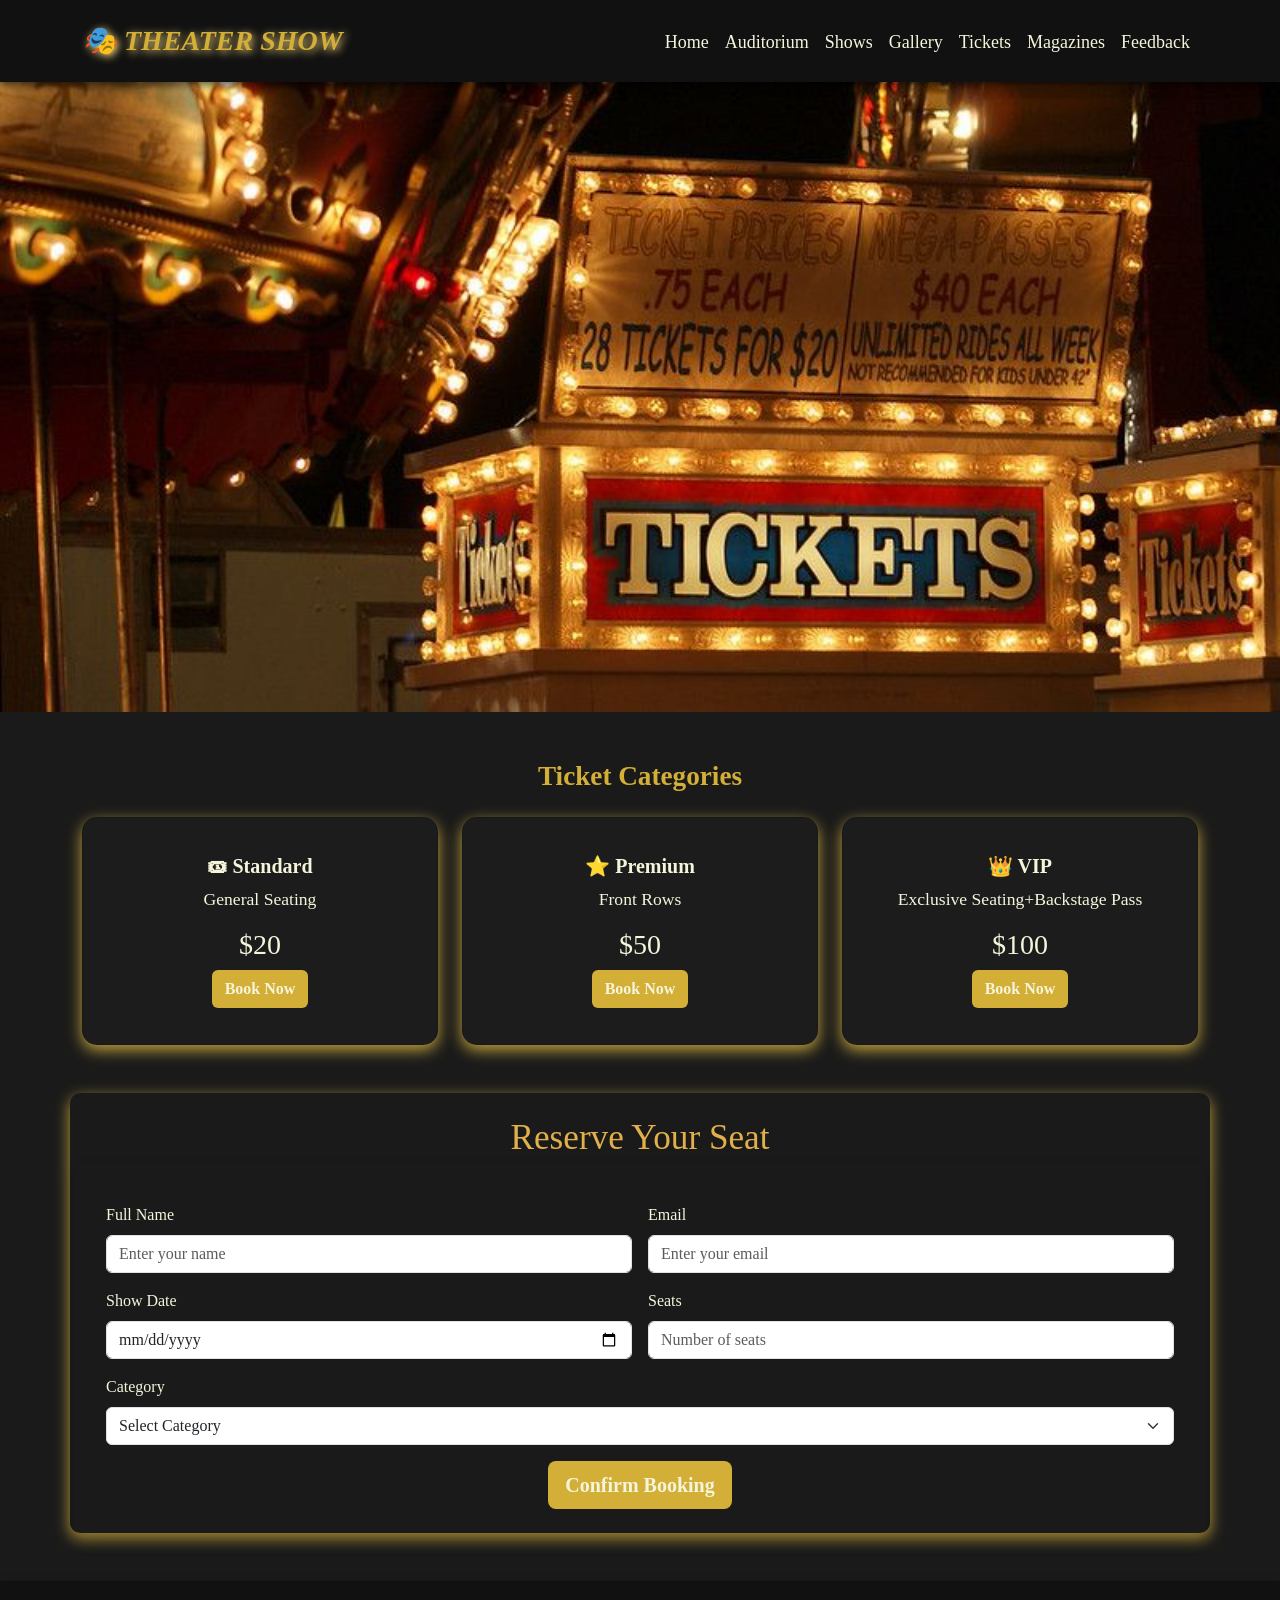
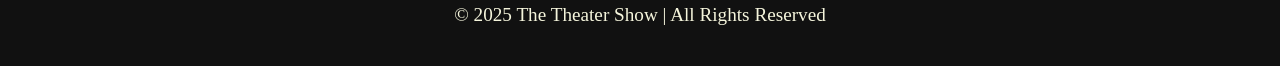
<file: tickets.html>
<!DOCTYPE html>
<html lang="en">
<head>
  <meta charset="UTF-8">
  <meta name="viewport" content="width=device-width, initial-scale=1.0">
  <title>Tickets - Grand Theater</title>
 <link href="css/bootstrap.min.css" rel="stylesheet">
  <link rel="stylesheet" href="css/styling.css">
</head>
<body>
  <!-- Navbar -->
   <nav class="navbar navbar-expand-lg navbar-dark  fixed-top">
    <div class="container">
      <a class="navbar-brand" href="index.html">🎭 Theater Show</a>
      <button class="navbar-toggler" type="button" data-bs-toggle="collapse" data-bs-target="#navbarNav">
        <span class="navbar-toggler-icon"></span>
      </button>
      <div class="collapse navbar-collapse" id="navbarNav">
        <ul class="navbar-nav ms-auto">
              <li class="nav-item"><a class="nav-link" href="index.html">Home</a></li>
          <li class="nav-item"><a class="nav-link" href="auditorium.html">Auditorium</a></li>
          <li class="nav-item"><a class="nav-link" href="shows.html">Shows</a></li>
          <li class="nav-item"><a class="nav-link" href="Gallery.html">Gallery</a></li>
          <li class="nav-item"><a class="nav-link" href="tickets.html">Tickets</a></li>
          <li class="nav-item"><a class="nav-link" href="magzines.html">Magazines</a></li>
          <li class="nav-item"><a class="nav-link" href="feedback.html">Feedback</a></li>
        </ul>
      </div>
    </div>
  </nav>

  <!-- Hero Section -->
  <section class="tic">
 
  </section>

  <!-- Pricing Section -->
  <section class="container my-5 pricing">
    <h2 class="text-center mb-4">Ticket Categories</h2>
    <div class="row g-4">
      <div class="col-md-4">
        <div class="card  text-center h-100">
          <div class="card-body">
            <h5 class="card-title">🎟 Standard</h5>
            <p class="card-text">General Seating</p>
            <h3>$20</h3>
            <a href="#booking" class="btn">Book Now</a>
          </div>
        </div>
      </div>
      <div class="col-md-4">
        <div class="card  text-center h-100 ">
          <div class="card-body">
            <h5 class="card-title">⭐ Premium</h5>
            <p class="card-text">Front Rows</p>
            <h3>$50</h3>
            <a href="#booking" class="btn ">Book Now</a>
          </div>
        </div>
      </div>
      <div class="col-md-4">
        <div class="card  text-center h-100 ">
          <div class="card-body">
            <h5 class="card-title">👑 VIP</h5>
            <p class="card-text">Exclusive Seating+Backstage Pass</p>
            <h3>$100</h3>
            <a href="#booking" class="btn">Book Now</a>
          </div>
        </div>
      </div>
    </div>
  </section>

  <!-- Booking Form -->
  <section id="booking" class="container  my-5">
    <h2 class="text-center pt-4">Reserve Your Seat</h2>
    <form class="form row g-3 shadow p-4 rounded ">
      <div class="col-md-6">
        <label class="form-label">Full Name</label>
        <input type="text" class="form-control" placeholder="Enter your name" required>
      </div>
      <div class="col-md-6">
        <label class="form-label">Email</label>
        <input type="email" class="form-control" placeholder="Enter your email" required>
      </div>
      <div class="col-md-6">
        <label class="form-label">Show Date</label>
        <input type="date" class="form-control" required>
      </div>
      <div class="col-md-6">
        <label class="form-label">Seats</label>
        <input type="number" class="form-control" placeholder="Number of seats" required>
      </div>
      <div class="col-md-12">
        <label class="form-label">Category</label>
        <select class="form-select" required>
          <option value="">Select Category</option>
          <option>Standard - $20</option>
          <option>Premium - $50</option>
          <option>VIP - $100</option>
        </select>
      </div>
      <div class="col-12 text-center">
        <button type="submit" class="btn  btn-lg">Confirm Booking</button>
      </div>
    </form>
  </section>

  <!-- Footer -->
  <footer>
    <p>© 2025  The Theater Show | All Rights Reserved</p>
  </footer>

  <script src="./js/bootstrap.bundle.js"></script>
</body>
</html>
</file>
<file: css/styling.css>
body {
  font-family: 'Georgia', serif;
  background-color: #1a1a1a;

}

/* navbar start */
.navbar {
  box-shadow: 0 4px 8px rgba(0, 0, 0, 0.6);
  background: #111;
  padding: 15px 50px;
  display: flex;
  justify-content: space-between;
  align-items: center;
  position: sticky;
  top: 0;
  z-index: 1000;
}

.navbarNav {
  list-style: none;
  display: flex;
  gap: 0px;
}

.navbar-brand {
  font-style: italic;
  font-size: 28px;
  font-weight: 600;
  color: #d4af37;
  text-transform: uppercase;
 text-shadow: 2px 2px 8px #ffdf80;




}

.nav-link {
  text-decoration: none;
  color: #f5f5dc;
  font-size: 18px;
  transition: color 0.3s ease, border-bottom 0.3s ease;
  padding-bottom: 5px;
}

.nav-item:hover {
  color: #d4af37;
  border-bottom: 2px solid #d4af37;
}

.nav-link:hover {
  color: #d4af37;
  border-bottom: 2px solid #d4af37;

}
/* navbar End */





/* hero section start */
.hero {
  background: url("../images/pic3.jpg") no-repeat center center/cover;
  height: 100vh;
  color: white;
  display: flex;
  justify-content: center;
  align-items: center;
  text-align: center;
}

.hero h1 {
  font-size: 4rem;
  font-weight: bold;
  text-shadow: 2px 2px 8px black;
  color: #b8860b;
}

.hero p {
  font-size: 1.5rem;
  text-shadow: 1px 1px 6px black;
}

.carda {
  background: #111;
  border-radius: 15px;
  padding: 20px;
  box-shadow: 0 5px 15px #c2a33d;
  transition: transform 0.3s;
  color: #f5f5dc;
}

.card-title {
  color: #f5f5dc;
}

.carda img {
  height: 240px;
}

.carda:hover {
  transform: translateY(-8px);

}

footer {
  box-shadow: 0 4px 8px rgba(0, 0, 0, 0.6);
  background: #111;
  color: white;
  padding: 20px 0;
  text-align: center;
  position: sticky;
    top: 0;
  z-index: 1000;
}

/* hero section end */




/* button */
.ticket-btn {
  background: #d4af37;
  color: #111;
  padding: 10px 20px;
  border-radius: 25px;
  text-decoration: none;
  font-weight: bold;
  transition: background 0.3s ease;
  margin-left: 20px;
}

.ticket-btn:hover {
  background: #b8860b;
  color: #f5f5dc;
}


/* about section start */
.mb-4 {
  color: #d4af37;
  font-size: 1.7rem;
  font-weight: bold;
}

p {
  color: #f5f5dc;
  font-size: 1.2rem;
  word-spacing: none;
}

.btn {
  background-color: #d4af37;
  color: #f5f5dc;
  font-weight: bold;
}

.btn:hover {
  background-color: white;
  color: #111;
}


/* auditorium page start */


#main {
    background: url("../images/add3.jpg");
    background-size: cover;
    background-repeat: no-repeat;
    height: 90vh;
  color: white;
  display: flex;
  justify-content: center;
  align-items: center;
  text-align: center;

}

#main h1 {
  font-size: 3.5rem;
  font-weight: bold;
  text-shadow: 2px 2px 8px black;
   margin-top: 7%;
   color: #b8860b;
}
.container1{
  margin-top: 7%;
}



/* facliries */

.card1 {
  background: #1c1c1c;
  border-radius: 15px;
  padding: 20px;
  box-shadow: 0 5px 15px #c2a33d;
  transition: transform 0.3s;
}

.card1:hover {
  transform: translateY(-8px);

}

h5 {
  color: #b8860b;
  font-weight: bold;
}



.stage {
  font-weight: bold;
  font-size: 1.2rem;
  letter-spacing: 2px;
}

/* .setaing */

h2 {
  color: #e2b04a;
  margin-bottom: 20px;
  font-size: 2.2rem;
}

.seating {
  display: grid;
  grid-template-columns: repeat(10, 40px);
  grid-gap: 10px;
  justify-content: center;
  margin: 20px 0;
}

.seat {
  width: 40px;
  height: 40px;
  border-radius: 6px;
  cursor: pointer;
  transition: transform 0.2s;
}

.seat:hover {
  transform: scale(1.1);
}

/* Seat categories */
.vip {
  background-color: #e2b04a;
}

/* Gold for VIP */
.balcony {
  background-color: #4a90e2;
}

/* Blue for Balcony */
.stalls {
  background-color: #28a745;
}

/* Green for Stalls */
.booked {
  background-color: #555;
  cursor: not-allowed;
}

/* Gray booked */

/* Tooltip */
.tooltip {
  background: #000;
  padding: 6px 10px;
  border-radius: 5px;
  font-size: 0.85rem;
  position: absolute;
  display: none;
  pointer-events: none;
  color: #fff;
  border: 1px solid #e2b04a;
}

/* seating end
   */



/* show start */

.section-title {
  text-align: center;
  margin-bottom: 40px;
  font-size: 2.5rem;
  font-weight: 600;
  color: #f8d210;
}

.btn-group .btn {
  border-radius: 30px;
  margin: 3px;
}

.show-card {
  background: #222;
  border: none;
  border-radius: 15px;
  overflow: hidden;
  transition: transform 0.3s;
  margin-top: 20px;
  margin-bottom: 20px;
}

.show-card:hover {
  transform: scale(1.05);
}

.show-card img {
  border-radius: 30px;
  height: 300px;
  padding: 20px;
}

.card-title {
  color: white;
}

.badge-custom {
  background-color: #f8d210;
  color: #111;
  font-size: 0.8rem;
  margin-bottom: 5px;
}

/* gallery */

header {
  background: url('../images/stage.jpg') no-repeat center/cover;
  text-align: center;
  padding: 80px 20px;
}

header h1 {
  font-size: 4em;
  margin: 0;
  text-shadow: 2px 2px 8px black;
  color:white;
}

/* Grid layout */
.gallery {
  display: grid;
  grid-template-columns: repeat(4, 1fr);
  /* 4 columns desktop */
  grid-auto-rows: 250px;
  /* base row height */
  gap: 20px;
  padding: 40px;
}

.artist-card {
  position: relative;
  overflow: hidden;
  border-radius: 12px;
  box-shadow: 0 6px 15px rgba(0, 0, 0, 0.5);
  transition: transform 0.3s;
}

.artist-card img {
  width: 100%;
  height: 100%;
  object-fit: cover;
  display: block;
  transition: 0.3s ease;
}

.artist-card:hover {
  transform: scale(1.05);
}

.artist-info {
  position: absolute;
  bottom: 0;
  background: rgba(0, 0, 0, 0.7);
  width: 100%;
  text-align: center;
  padding: 15px;
  transform: translateY(100%);
  transition: transform 0.3s ease;
}

.artist-card:hover .artist-info {
  transform: translateY(0);
}

.artist-info h3 {
  margin: 0;
  font-size: 1.3em;
  color: #ffcc00;
}

.artist-info p {
  margin: 5px 0 0;
  font-size: 0.9em;
  color: #ddd;
}

/* Spanning variations */
.wide {
  grid-column: span 2;
}

.tall {
  grid-row: span 2;
}

.big {
  grid-column: span 2;
  grid-row: span 2;
}


/* tickets styling */

    .tic{
    background-image: url("../images/ticket.jpg");
    background-repeat: no-repeat;
    background-size: cover;
    background-position: bottom;
    height: 70vh;
    }
   
   
    .pricing .card {
     background: #1c1c1c;
  border-radius: 15px;
  padding: 20px;
  box-shadow: 0 5px 15px #c2a33d;
  transition: transform 0.3s;
    }
    .pricing .card:hover {
  transform: translateY(-8px);
    }
    .card-title{
      color: #f5f5dc;
    }
    .card h3{
      color: #f5f5dc;
    }
    .card-text{
      font-size: 1.1rem;
      color: #f5f5dc;
    }
    #booking{
       box-shadow: 0 5px 15px #c2a33d;
  border-radius: 10px;
    }
    .form-label{
      color: #f5f5dc;
    }
    .form-select option{
      background-color: #1c1c1c;
      color: #f5f5dc;
      border-color: #1c1c1c;
    }

   /* feedback */
      .queries {
      background: url("../images/feed.jpeg") no-repeat center center/cover;
      height: 80vh;
      display: flex;
      justify-content: center;
      align-items: center;
      text-align: center;
      color: white;
    }
    .queries h1 {
      font-size: 3rem;
      font-weight: bold;
      text-shadow: 2px 2px 6px black;
    }
      
    .form-label{
      color: #f5f5dc;
    }
    .feed{
      box-shadow: 0 5px 15px #c2a33d;
      background:#1c1c1c;
    }
    .contact-box {
       box-shadow: 0 5px 15px #c2a33d;
      background:#1c1c1c;
    }
     .Contact{
      color:  #f8d210;
     }
  
  

    /* speak */
    .theater-speak {
      padding: 60px 20px;
      max-width: 1100px;
      margin: auto;
    }

    .theater-speak h1 {
      text-align: center;
      font-size: 3em;
      color: #d4af37;
      margin-bottom: 40px;
      text-transform: uppercase;
      letter-spacing: 3px;
    }

    /* Carousel container */
    .carousel {
      position: relative;
      overflow: hidden;
      background: #2a2a2a;
      border-radius: 12px;
      padding: 30px;
      margin-bottom: 50px;
    }

    .carousel-slide {
      display: none;
      font-size: 1.2em;
      text-align: center;
      line-height: 1.6;
    }

    .carousel-slide.active {
      display: block;
      animation: fade 1s ease-in-out;
    }

    @keyframes fade {
      from { opacity: 0.4; }
      to { opacity: 1; }
    }

    .carousel-controls {
      text-align: center;
      margin-top: 15px;
      margin-bottom: 15px;
    }

    .carousel-controls button {
      background: #d4af37;
      border: none;
      padding: 10px 15px;
      margin: 0 5px;
      border-radius: 6px;
      cursor: pointer;
      font-weight: bold;
      transition: background 0.3s;
    }

    .carousel-controls button:hover {
      background: #ffdf80;
    }

    /* Audience Form */
    .audience-form {
      background: linear-gradient(135deg, #3a3a3a, #222);
      padding: 25px;
      border-radius: 12px;
      box-shadow: 0 4px 10px rgba(0,0,0,0.6);
    }

    .audience-form h2 {
      margin-bottom: 15px;
      color: #ffdf80;
    }

    .audience-form input, .audience-form textarea, .audience-form button {
      width: 100%;
      margin-bottom: 15px;
      padding: 12px;
      border: none;
      border-radius: 8px;
      font-size: 1em;
    }

    .audience-form input, .audience-form textarea {
      background: #f5f5f5;
      color: #222;
    }
/* magazine */
   /* 🎭 Magazine Section (Unified Style) */
.magazines {
  padding: 60px 10%;
  background: #111; /* Dark, dramatic theater theme */
  color: #f5f5f5;
  font-family: "Poppins", sans-serif;
}

/* Headings */
.magazines h1,
.magazines h2 {
  text-align: center;
  margin-bottom: 25px;
  font-size: 2rem;
  color: #e6c200; /* Gold accent */
  letter-spacing: 1px;
}

/* Latest Issue Highlight */
.latest-issue {
  display: flex;
  align-items: flex-start;
  gap: 30px;
  background: #1a1a1a;
  padding: 30px;
  border-radius: 15px;
  margin-bottom: 50px;
     box-shadow: 0 5px 15px #c2a33d;
}

.latest-issue img {
  flex-shrink: 0;
  width: 220px;
  border-radius: 12px;
  box-shadow: 0 6px 18px rgba(0,0,0,0.5);
}

.latest-issue h2 {
  color: #ffdd33;
  margin: 0 0 15px;
}

.latest-issue p {
  margin: 8px 0;
  line-height: 1.6;
}

.latest-issue a {
  display: inline-block;
  margin-top: 12px;
  padding: 10px 18px;
  background: #e6c200;
  color: #111;
  font-weight: bold;
  border-radius: 6px;
  text-decoration: none;
  transition: background 0.3s ease;
    
}

.latest-issue a:hover {
  background: #ffdd33;
}

/* Magazine Grid */
.magazine-grid {
  display: grid;
  grid-template-columns: repeat(auto-fit, minmax(240px, 1fr));
  gap: 25px;
  margin-bottom: 50px;
}

.magazine {
 background-color: #1a1a1a;
  padding: 20px;
  border-radius: 12px;
  text-align: center;
   box-shadow: 0 5px 15px #c2a33d;
}

.magazine img {
  width: 100%;
  height: 300px;
  border-radius: 10px;
  box-shadow: 0 5px 15px rgba(0,0,0,0.5);
}

.magazine h3 {
  margin: 15px 0;
  font-size: 1.2rem;
  color: #fff;
}

.magazine:hover{
  transform: translateY(-8px);
  box-shadow: 0 8px 18px rgba(0,0,0,0.6);
}

/* Buttons inside grid */
.magazine.btn {
  display: inline-block;
  margin: 6px 4px;
  padding: 8px 15px;
  background: #e6c200;
  color: #111;
  font-weight: bold;
  border-radius: 6px;
  text-decoration: none;
  transition: background 0.3s ease;
}

.magazine.btn:hover{
  background: #ffdd33;
}

/* Archive Section */
.archive {
  display: flex;
  justify-content: center;
  gap: 20px;
  flex-wrap: wrap;
  
}

.archive div {
  text-align: center;
}

.archive img {
  width: 150px;
  border-radius: 10px;
  box-shadow: 0 5px 15px #c2a33d;
  transition: transform 0.3s ease;
}
.archive .img1{
  width: 150px;
  height: 250px;
}
.archive img:hover {
  transform: scale(1.08);
}

.archive p {
  margin-top: 10px;
  font-size: 0.9rem;
  color: #ddd;
}

/* magazine end */



/* modal */
.form-label1{
  color: #000;
}


/* data filter */
.btn .data-filter{
  font-size: 1.4rem;
  font-weight: bolder;
}
</file>
